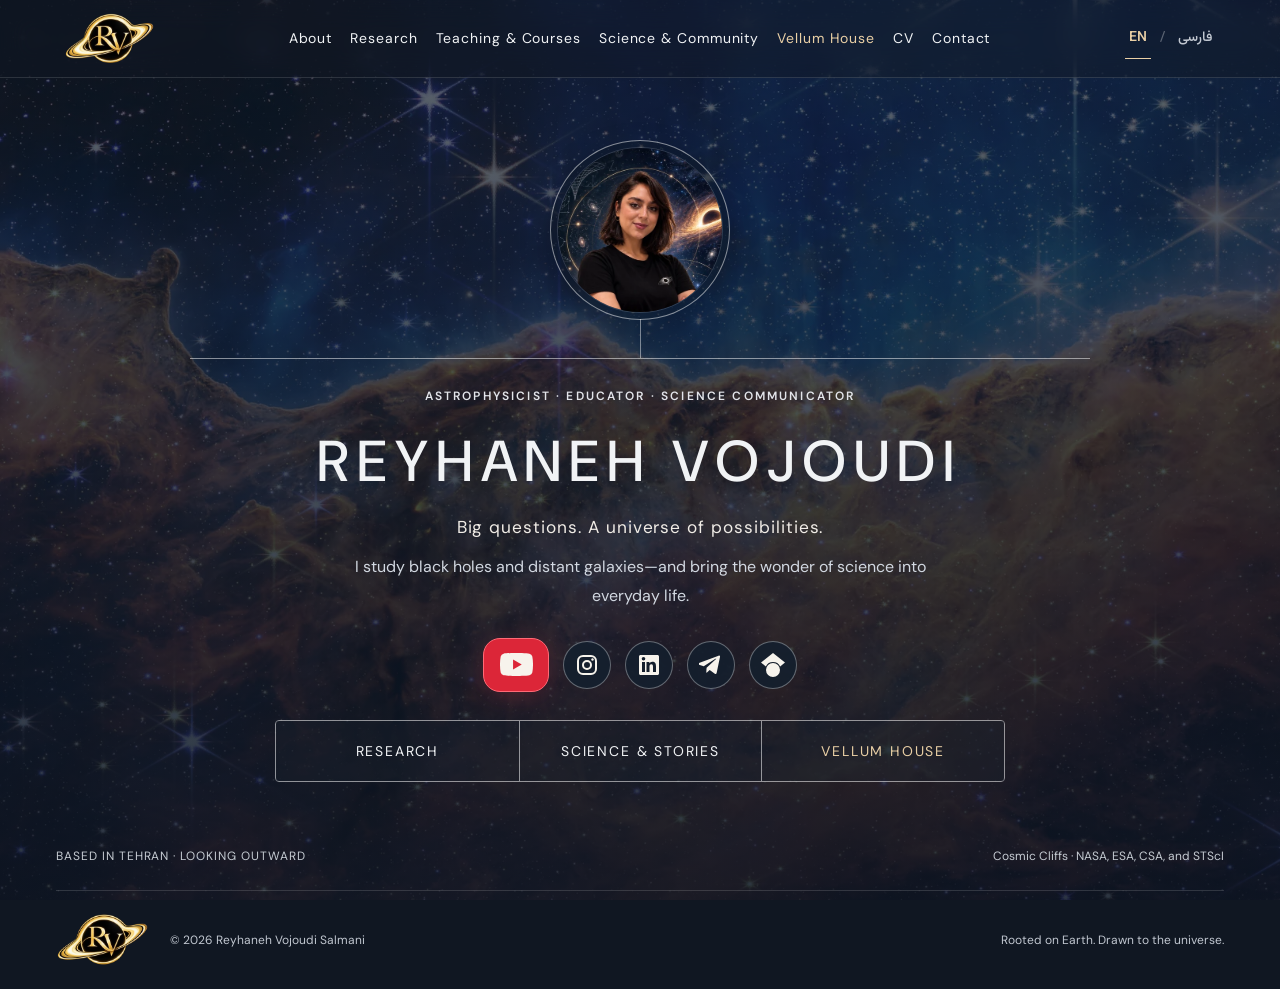
<file: index.html>
<!doctype html>
<html lang="en">
<head>
  <meta charset="utf-8"><meta name="viewport" content="width=device-width,initial-scale=1">
  <title>Reyhaneh Vojoudi</title>
  <meta name="description" content="Explore Reyhaneh Vojoudi Salmani’s research on black holes, quasars, and galaxy evolution, alongside teaching, science videos, FilYc, and TR Book Club.">
  <meta name="theme-color" content="#080f1b">
  <link rel="icon" type="image/png" href="assets/favicon.png">
  <link rel="alternate" hreflang="en" href="index.html">
  <link rel="alternate" hreflang="fa" href="fa.html">
  <link rel="preconnect" href="https://fonts.googleapis.com">
  <link rel="preconnect" href="https://fonts.gstatic.com" crossorigin>
  <link rel="stylesheet" href="https://fonts.googleapis.com/css2?family=DM+Sans:wght@400;450;500;550;600;650;700&family=Manrope:wght@400;500;600;700;800&display=swap">
  <link rel="stylesheet" href="site.css">
  <script src="script.js" defer></script>
  <script src="form-config.js" defer></script>
  <script src="forms.js" defer></script>
</head>
<body>
<a class="skip" href="#main">Skip to content</a>
<header class="site-header">
  <a class="brand" href="#home" aria-label="Reyhaneh Vojoudi home"><img class="brand-logo" src="assets/reyhaneh-logo.webp" alt="RV monogram encircled by a golden black hole accretion disk" width="270" height="270" decoding="async"></a>
<div class="language-switch" role="group" aria-label="Website language" dir="ltr"><a data-language="en" href="index.html" lang="en" hreflang="en" aria-current="true">EN</a><span aria-hidden="true">/</span><a data-language="fa" href="fa.html" lang="fa" hreflang="fa">فارسی</a></div>
  <button class="menu-toggle" aria-expanded="false" aria-controls="navigation">Menu</button>
  <nav id="navigation" aria-label="Main navigation"><a href="#about">About</a><a href="#research">Research</a><a href="#teaching">Teaching &amp; Courses</a><a href="#stories">Science &amp; Community</a><a href="#vellum-house" class="vh-nav">Vellum House</a><a href="assets/Reyhaneh_Vojoudi_CV.pdf" target="_blank" rel="noopener">CV</a><a href="#contact">Contact</a></nav>
</header>
<main id="main">
<div class="view-toolbar wrap" hidden><a href="#home" class="back-home">Home</a><nav class="view-links" aria-label="Section navigation"></nav></div>
<section id="home" class="hero">
  <div class="hero-shade"></div>
  <div class="hero-content wrap">
    <div class="hero-copy">
    <p class="eyebrow">ASTROPHYSICIST · EDUCATOR · SCIENCE COMMUNICATOR</p>
    <h1>Reyhaneh <em>Vojoudi</em></h1>
    <p class="hero-line">Big questions. A universe of possibilities.</p>
    <p class="hero-intro">I study black holes and distant galaxies—and bring the wonder of science into everyday life.</p>
    <div class="hero-socials social-icons" style="flex-wrap:wrap" role="group" aria-label="Find me online"><a class="social-icon social-youtube" href="https://www.youtube.com/@Reyhaneh.Vojoudi" target="_blank" rel="noopener noreferrer" aria-label="Watch my videos on YouTube" title="YouTube"><svg viewBox="0 0 24 24" width="24" height="24" fill="currentColor" aria-hidden="true" focusable="false"><path d="M23.5 6.2a3 3 0 0 0-2.1-2.1C19.5 3.6 12 3.6 12 3.6s-7.5 0-9.4.5A3 3 0 0 0 .5 6.2 31 31 0 0 0 0 12a31 31 0 0 0 .5 5.8 3 3 0 0 0 2.1 2.1c1.9.5 9.4.5 9.4.5s7.5 0 9.4-.5a3 3 0 0 0 2.1-2.1A31 31 0 0 0 24 12a31 31 0 0 0-.5-5.8Z"/><path fill="var(--play-fill, #15202e)" d="m9.5 15.6 6.3-3.6-6.3-3.6Z"/></svg></a><a class="social-icon social-instagram" href="https://www.instagram.com/reysics/" target="_blank" rel="noopener noreferrer" aria-label="Instagram" title="Instagram"><svg viewBox="0 0 24 24" width="24" height="24" fill="currentColor" aria-hidden="true" focusable="false"><rect x="3" y="3" width="18" height="18" rx="5" fill="none" stroke="currentColor" stroke-width="2"/><circle cx="12" cy="12" r="4" fill="none" stroke="currentColor" stroke-width="2"/><circle cx="17.5" cy="6.5" r="1.2"/></svg></a><a class="social-icon social-linkedin" href="https://www.linkedin.com/in/reyhaneh-vojoudi/" target="_blank" rel="noopener noreferrer" aria-label="LinkedIn" title="LinkedIn"><svg viewBox="0 0 24 24" width="24" height="24" fill="currentColor" aria-hidden="true" focusable="false"><path d="M20.45 2H3.55C2.69 2 2 2.68 2 3.52v16.96c0 .84.69 1.52 1.55 1.52h16.9c.86 0 1.55-.68 1.55-1.52V3.52c0-.84-.69-1.52-1.55-1.52ZM8 19H5V9h3v10ZM6.5 7.6a1.8 1.8 0 1 1 0-3.6 1.8 1.8 0 0 1 0 3.6ZM19 19h-3v-5.1c0-1.2 0-2.7-1.65-2.7S12.5 12.5 12.5 13.8V19h-3V9h2.88v1.37h.04A3.16 3.16 0 0 1 15.26 8.8C18.3 8.8 19 10.8 19 13.4V19Z"/></svg></a><a class="social-icon social-telegram" href="https://t.me/Reysics" target="_blank" rel="noopener noreferrer" aria-label="Telegram" title="Telegram"><svg viewBox="0 0 24 24" width="24" height="24" fill="currentColor" aria-hidden="true" focusable="false"><path d="m21.5 3.3-3.6 17c-.27 1.2-.98 1.49-1.98.93l-5.48-4.04-2.64 2.54c-.29.29-.54.54-1.1.54l.39-5.59L17.27 5.4c.44-.39-.1-.61-.68-.22L4 13.11l-5.42-1.69c-1.18-.37-1.2-1.18.25-1.75L20 1.82c.98-.36 1.84.22 1.5 1.48Z" transform="translate(1 1) scale(.93)"/></svg></a><a class="social-icon social-scholar" href="https://scholar.google.com/citations?user=dKFWtnIAAAAJ&amp;hl=en" target="_blank" rel="noopener noreferrer" aria-label="Google Scholar" title="Google Scholar"><svg viewBox="0 0 24 24" width="24" height="24" fill="currentColor" aria-hidden="true" focusable="false"><path d="M12 24a7 7 0 1 1 0-14 7 7 0 0 1 0 14ZM12 0 0 9.5l4.838 3.94A8 8 0 0 1 12 9a8 8 0 0 1 7.162 4.44L24 9.5Z"/></svg></a></div>
    <nav class="hero-paths" aria-label="Explore my work"><a href="#research">Research</a><a href="#stories">Science &amp; Stories</a><a href="#vellum-house">Vellum House</a></nav>
    </div>
    <div class="hero-portrait-frame"><img class="hero-portrait" src="assets/reyhaneh-portrait.webp" alt="Portrait of Reyhaneh Vojoudi" width="480" height="415" decoding="async" fetchpriority="high"></div>
  </div>
  <div class="hero-bottom wrap"><span>BASED IN TEHRAN · LOOKING OUTWARD</span><a href="https://esawebb.org/images/weic2205a/" target="_blank" rel="noopener noreferrer">Cosmic Cliffs · NASA, ESA, CSA, and STScI</a></div>
</section>
<div class="topic-strip" aria-label="Research interests"><span>BLACK HOLES</span><span aria-hidden="true">✧</span><span>GALAXY EVOLUTION</span><span aria-hidden="true">✧</span><span>MACHINE LEARNING</span><span aria-hidden="true">✧</span><span>HUMAN CURIOSITY</span></div>

<section data-view="about" id="about" class="section wrap about-grid">
  <div><p class="eyebrow gold">01 / THE PERSON BEHIND THE QUESTIONS</p><h2>A scientist.<br>A storyteller.<br><em>Always curious.</em></h2></div>
  <div class="about-copy"><p class="lead">Hello, I’m Reyhaneh. You can call me Rey.</p><p>I’m an astrophysics researcher with a master’s degree in Gravity and Cosmology from K. N. Toosi University of Technology. My work connects the physics of black holes and galaxies with the possibilities of machine learning.</p><p>I investigate how we can learn from distant quasars, what early galaxies tell us about our cosmological models, and how AI can help us find meaningful patterns in astronomical data.</p><p>That curiosity travels with me: into the classroom, onto the screen, and into the communities I’m part of. Science, books, and shared experiences all give us new ways to see the world.</p>
  <div class="about-links social-links"><div class="social-icons" role="group" aria-label="Find me online"><a class="social-icon social-youtube" href="https://www.youtube.com/@Reyhaneh.Vojoudi" target="_blank" rel="noopener noreferrer" aria-label="Watch my videos on YouTube" title="YouTube"><svg viewBox="0 0 24 24" width="24" height="24" fill="currentColor" aria-hidden="true" focusable="false"><path d="M23.5 6.2a3 3 0 0 0-2.1-2.1C19.5 3.6 12 3.6 12 3.6s-7.5 0-9.4.5A3 3 0 0 0 .5 6.2 31 31 0 0 0 0 12a31 31 0 0 0 .5 5.8 3 3 0 0 0 2.1 2.1c1.9.5 9.4.5 9.4.5s7.5 0 9.4-.5a3 3 0 0 0 2.1-2.1A31 31 0 0 0 24 12a31 31 0 0 0-.5-5.8Z"/><path fill="var(--play-fill, #15202e)" d="m9.5 15.6 6.3-3.6-6.3-3.6Z"/></svg></a><a class="social-icon social-instagram" href="https://www.instagram.com/reysics/" target="_blank" rel="noopener noreferrer" aria-label="Instagram" title="Instagram"><svg viewBox="0 0 24 24" width="24" height="24" fill="currentColor" aria-hidden="true" focusable="false"><rect x="3" y="3" width="18" height="18" rx="5" fill="none" stroke="currentColor" stroke-width="2"/><circle cx="12" cy="12" r="4" fill="none" stroke="currentColor" stroke-width="2"/><circle cx="17.5" cy="6.5" r="1.2"/></svg></a><a class="social-icon social-linkedin" href="https://www.linkedin.com/in/reyhaneh-vojoudi/" target="_blank" rel="noopener noreferrer" aria-label="LinkedIn" title="LinkedIn"><svg viewBox="0 0 24 24" width="24" height="24" fill="currentColor" aria-hidden="true" focusable="false"><path d="M20.45 2H3.55C2.69 2 2 2.68 2 3.52v16.96c0 .84.69 1.52 1.55 1.52h16.9c.86 0 1.55-.68 1.55-1.52V3.52c0-.84-.69-1.52-1.55-1.52ZM8 19H5V9h3v10ZM6.5 7.6a1.8 1.8 0 1 1 0-3.6 1.8 1.8 0 0 1 0 3.6ZM19 19h-3v-5.1c0-1.2 0-2.7-1.65-2.7S12.5 12.5 12.5 13.8V19h-3V9h2.88v1.37h.04A3.16 3.16 0 0 1 15.26 8.8C18.3 8.8 19 10.8 19 13.4V19Z"/></svg></a><a class="social-icon social-telegram" href="https://t.me/Reysics" target="_blank" rel="noopener noreferrer" aria-label="Telegram" title="Telegram"><svg viewBox="0 0 24 24" width="24" height="24" fill="currentColor" aria-hidden="true" focusable="false"><path d="m21.5 3.3-3.6 17c-.27 1.2-.98 1.49-1.98.93l-5.48-4.04-2.64 2.54c-.29.29-.54.54-1.1.54l.39-5.59L17.27 5.4c.44-.39-.1-.61-.68-.22L4 13.11l-5.42-1.69c-1.18-.37-1.2-1.18.25-1.75L20 1.82c.98-.36 1.84.22 1.5 1.48Z" transform="translate(1 1) scale(.93)"/></svg></a></div><a href="https://scholar.google.com/citations?user=dKFWtnIAAAAJ&amp;hl=en" target="_blank" rel="noopener noreferrer">Google Scholar</a></div></div>
  <div class="credential-row"><div><strong>M.Sc.</strong><span>Gravity & Cosmology<br>K. N. Toosi · 2022</span></div><div><strong>20/20</strong><span>Master’s thesis<br>Primordial black holes as dark matter</span></div><div><strong>Research + AI</strong><span>Quasars, black holes<br>and the early universe</span></div></div>
</section>

<section data-view="research" id="research" class="section research-section"><div class="wrap">
  <div class="section-head"><div><p class="eyebrow gold">02 / EXPLORING THE UNIVERSE</p><h2>Research at the<br><em>edge of what we know.</em></h2></div><p>From the earliest galaxies to the black holes at their hearts, I use physical models and data to ask what the universe is telling us.</p></div>
  <div class="research-grid">
    <article class="research-card"><span class="index">I.</span><h3>Black holes<br>& quasars</h3><p>Investigating the masses and evolution of supermassive black holes, and the luminous quasars that reveal them across cosmic time.</p><span class="card-foot">AGN · LSTM · COSMIC EVOLUTION</span></article>
    <article class="research-card"><span class="index">II.</span><h3>Galaxies in the<br>early universe</h3><p>Testing dark matter halo models against high-redshift JWST observations to better understand how massive galaxies formed so early.</p><span class="card-foot">JWST · DARK MATTER · COSMOLOGY</span></article>
    <article class="research-card"><span class="index">III.</span><h3>AI meets<br>astronomy</h3><p>Developing machine-learning approaches to identify bright quasars in Euclid deep-field data, including work with autoencoders.</p><span class="card-foot">EUCLID · PYTHON · MACHINE LEARNING</span></article>
  </div>
  <div id="publications" class="publications-head"><h3>Selected publications & ongoing work</h3><div class="filters" role="group" aria-label="Filter publications"><button class="active" data-filter="all" aria-pressed="true">All work</button><button data-filter="published" aria-pressed="false">Published</button><button data-filter="progress" aria-pressed="false">In progress</button></div></div>
  <div class="papers">
  <article class="paper" data-status="published"><div class="paper-meta"><span>2025</span><span class="badge">Published</span></div><div><p class="journal">PHYSICAL REVIEW D · 112, 123503</p><h4>High-redshift Galaxies from JWST Observations in More Realistic Dark Matter Halo Models</h4><p class="authors">S. Fakhry, <strong>R. Vojoudi Salmani</strong> & J. T. Firouzjaee</p><p>Exploring how more realistic halo-collapse physics can reduce the apparent tension between early JWST galaxies and cosmological predictions.</p><div class="paper-links"><a href="https://doi.org/10.1103/9cmb-kf3x" target="_blank" rel="noopener noreferrer">Journal article</a><a href="https://arxiv.org/abs/2507.23742" target="_blank" rel="noopener noreferrer">Read on arXiv</a></div></div></article>
  <article class="paper" data-status="published"><div class="paper-meta"><span>2023</span><span class="badge">Published</span></div><div><p class="journal">THE ASTROPHYSICAL JOURNAL · 954, 164</p><h4>Modeling the Central Supermassive Black Hole Mass of Quasars via the LSTM Approach</h4><p class="authors">S. S. Tabasi, <strong>R. Vojoudi Salmani</strong>, P. Khaliliyan & J. T. Firouzjaee</p><p>Using deep learning to model the relationship between quasar black hole masses and redshift, and comparing the predictions with observations.</p><div class="paper-links"><a href="https://doi.org/10.3847/1538-4357/ace03f" target="_blank" rel="noopener noreferrer">Journal article</a><a href="https://arxiv.org/abs/2301.01459" target="_blank" rel="noopener noreferrer">Read on arXiv</a></div></div></article>
  <article class="paper" data-status="progress"><div class="paper-meta"><span>2026</span><span class="badge progress">Under review</span></div><div><p class="journal">UNDER REVIEW · PHYSICAL REVIEW D</p><h4>Poisson Fluctuations from Supermassive Primordial Black Holes in Mass-Energy Cascade Models: Implications for High-redshift JWST Galaxies</h4><p class="authors"><strong>R. Vojoudi Salmani</strong> &amp; S. Fakhry</p><div class="paper-links"><a href="https://scholar.google.com/citations?view_op=view_citation&amp;hl=en&amp;user=dKFWtnIAAAAJ&amp;citation_for_view=dKFWtnIAAAAJ:qjMakFHDy7sC" target="_blank" rel="noopener noreferrer">View on Google Scholar</a></div></div></article>
  <article class="paper" data-status="progress"><div class="paper-meta"><span>2026</span><span class="badge progress">Submitted</span></div><div><p class="journal">SUBMITTED TO PHYSICAL REVIEW D · JUNE 2026</p><h4>Supermassive Black Hole Mass Evolution as a Stochastic Markov Process: A Unified Machine-Learning and Analytical Framework for High-Redshift Quasars</h4><p class="authors">P. Khaliliyan, <strong>R. Vojoudi Salmani</strong> & J. T. Firouzjaee</p><p>Connecting stochastic modeling, analytical approaches, and machine learning to investigate black hole mass evolution.</p></div></article>
  <article class="paper" data-status="progress"><div class="paper-meta"><span>Ongoing</span><span class="badge progress">In preparation</span></div><div><p class="journal">EUCLID DEEP FIELD SOUTH</p><h4>Identification of Bright Quasars in E-DFS Using Autoencoders</h4><p class="authors"><strong>R. Vojoudi Salmani</strong>, M. Berahman & S. Ansarifard</p><p>Developing an AI-assisted approach to bright-quasar identification in Euclid data.</p></div></article>
  </div><p class="small publication-note">Published articles link to their journal and preprint records. Submission, review, and preparation statuses follow my 2026 CV and subsequent updates.</p>
</div></section>




<section data-view="research" id="journey" class="section wrap">
  <div class="section-head"><div><p class="eyebrow gold">03 / EXPERIENCE & ACHIEVEMENTS</p><h2>Built on questions.<br><em>Shaped by doing.</em></h2></div><p>Research, education, and a long-running habit of following an interesting problem wherever it leads.</p></div>
  <div class="journey-grid"><div><h3 class="minor-heading">Research journey</h3><ol class="timeline"><li><span>2025–PRESENT</span><h4>Institute for Research in Fundamental Sciences</h4><p>Research assistant · Bright-quasar identification in Euclid deep fields using AI.</p></li><li><span>2024–PRESENT</span><h4>K. N. Toosi University of Technology</h4><p>Research assistant · JWST high-redshift galaxies and data-driven quasar modeling.</p></li><li><span>2023–2024</span><h4>Research collaboration</h4><p>Spherical domain wall collapse with Dr. Nima Khosravi.</p></li><li><span>2021–2023</span><h4>Physics Data and Astronomy Technology Laboratory</h4><p>Research assistant · Active galactic nuclei, supermassive black holes, and primordial black holes.</p></li><li><span>2016–2022</span><h4>B.Sc. Physics · M.Sc. Gravity & Cosmology</h4><p>K. N. Toosi University of Technology. Undergraduate work on analogue black holes; master’s research on primordial black holes as dark matter.</p></li></ol></div>
  <div id="achievements" class="achievement-panel"><h3 class="minor-heading">Selected milestones</h3><div class="milestone"><span>2025</span><h4>English-language teaching certification</h4><p>Texas Tech University · Valid 2025–2030.</p></div><div class="milestone"><span>2024</span><h4>Mentoring the next generation</h4><p>Mentored a six-student PYPT team to a silver medal; four students qualified for Iran’s national team.</p></div><div class="milestone"><span>2022</span><h4>First-class master’s honors</h4><p>Top-student recognition and an excellent thesis grade of 20/20.</p></div><div class="milestone"><span>2014</span><h4>Young Physicist of Iran</h4><p>PYPT bronze medal and qualification for Iran’s national team.</p></div><div class="milestone"><span>2012 & 2014</span><h4>Best research project awards</h4><p>Tebyan National Student Research Festival: laser communication and “Hearing the Light.”</p></div></div></div>
  <div id="skills" class="skills-panel"><div><p class="eyebrow gold">THE TOOLKIT</p><h3>Ideas into investigation.</h3></div><div><h4>Computation & research</h4><div class="tags"><span>Python</span><span>Machine learning</span><span>LSTM</span><span>Autoencoders</span><span>C++</span><span>Wolfram Mathematica</span><span>LaTeX</span></div><h4>Languages & communication</h4><p>Persian · Native &nbsp; / &nbsp; English · C1, TOEFL 108 &nbsp; / &nbsp; German · C1</p><p class="small">Also learning French, Italian, and Arabic. Workshop familiarity with CAMB and CosmoMC.</p></div></div>
</section>

<section data-view="teaching" id="teaching" class="section teaching-section"><div class="wrap teaching-grid"><div><p class="eyebrow gold">04 / TEACHING & MENTORSHIP</p><h2>The best lesson<br>starts with<br><em>“What if?”</em></h2><p class="lead">Physics becomes memorable when students get to think like physicists.</p><p>My teaching spans English-language school physics and mathematics, postgraduate teaching assistance, and research-based tournament mentoring.</p><a class="text-link" href="#contact" data-enquiry="collaboration" aria-haspopup="dialog">Discuss teaching or a science event</a></div><div id="teaching-approach" class="teaching-list"><article><span>01</span><div><h3>From foundations to big ideas</h3><p>A-Level, IGCSE, and O-Level physics and mathematics. Lecturer and head of department at Glocal College, and lecturer at Hakim International School. Additional teaching experience includes Cambridge School, Nikoo International School, Dr. Hesabi School, Day Bilingual School and Aabsal Smart High School, among others.</p></div></article><article><span>02</span><div><h3>University-level physics</h3><p>Teaching assistant for master’s courses in General Relativity and Cosmology at K. N. Toosi University of Technology.</p></div></article><article><span>03</span><div><h3>Learning through investigation</h3><p>Mentorship for young physicists and service as a jury member for the Persian Young Physicists’ and Young Naturalists’ tournaments.</p></div></article><article><span>04</span><div><h3>Education beyond the classroom</h3><p>Former Academic Dean at Iranian Cambridge School, supporting curriculum and teacher development. Scientific translation and editing, including work on Frank Wilczek’s <em>Fundamentals: Ten Keys to Reality</em>.</p></div></article><article><span>05</span><div><h3>German teaching &amp; educational supervision</h3><p>Head Teacher and Educational Supervisor for German at Melal Language Academy, Tehran · August 2018–January 2021.</p></div></article><article><span>06</span><div><h3>English &amp; German language teaching</h3><p>Part-time English and German teacher at language academies in Tehran · January 2015–January 2021. Institutions included Melal, Zaban Aval, Farsian, Pardisan, Iran Jahan, and Pep Talk.</p></div></article></div></div><div id="teaching-consultation" class="teaching-enquiry"><h3>Let’s find the right starting point.</h3><p>I teach Physics, Mathematics, English and German online. An initial assessment and consultation helps us understand your current level, goals and learning needs, and discuss a suitable way forward.</p><p>Complete the short enquiry form with your chosen subject, current level and learning goal. All classes take place online.</p><a class="button primary" href="#contact" data-enquiry="teaching" aria-haspopup="dialog">Request an assessment &amp; consultation</a><p class="small">Session timing and details are confirmed by email.</p></div></section>

<section data-view="science" id="stories" class="section wrap">
  <div class="section-head"><div><p class="eyebrow gold">05 / SCIENCE, OUT LOUD</p><h2>The universe is<br><em>for everyone.</em></h2></div><div><p>Black holes, big questions, and life as a researcher. I share the science—and the person doing it—through videos and conversations.</p><a class="text-link" href="https://www.youtube.com/@Reyhaneh.Vojoudi" target="_blank" rel="noopener noreferrer">Explore my YouTube channel</a></div></div>
  <div class="video-grid"><article class="video-card"><div class="video-cover"><span class="video-number">01</span><span class="video-topic">A day<br><em>at IPM.</em></span><a class="play-link" href="https://www.youtube.com/shorts/glXb25Dxljo" target="_blank" rel="noopener noreferrer" aria-label="Watch A Day in My Life as an Astrophysics Researcher at IPM on YouTube"><span aria-hidden="true">▶</span> Watch on YouTube</a></div><div class="video-copy"><p class="eyebrow">RESEARCH DIARY</p><h3>A day in my life as an astrophysics researcher</h3><p>A glimpse into the work behind the questions.</p></div></article><article class="video-card"><div class="video-cover alternate"><span class="video-number">02</span><span class="video-topic">AI meets<br><em>the cosmos.</em></span><a class="play-link" href="https://www.youtube.com/shorts/L6ygVf3vVf4" target="_blank" rel="noopener noreferrer" aria-label="Watch Can AI understand the universe better than us on YouTube"><span aria-hidden="true">▶</span> Watch on YouTube</a></div><div class="video-copy"><p class="eyebrow">ASTRONOMY & ARTIFICIAL INTELLIGENCE</p><h3>Can AI understand the universe better than us?</h3><p>A question at the intersection of my research interests.</p></div></article></div>
  <div class="instagram-bar"><p>More questions. More conversations. More everyday science.</p><a href="https://www.instagram.com/reysics/" target="_blank" rel="noopener noreferrer">Find me on Instagram · @reysics</a></div>
</section>

<section data-view="science" id="beyond" class="section beyond-section"><div class="wrap"><p class="eyebrow gold">06 / MY OTHER WORLDS</p><div class="section-head"><h2>Curiosity doesn’t<br><em>stay in the lab.</em></h2><p>Some of my favorite explorations happen through stories, shared experiences, and the people they bring together.</p></div><div class="worlds-grid"><article id="filyc" class="world-card filyc"><div class="world-top"><span>FILM · PHYSICS · CONVERSATION</span><span aria-hidden="true">✧</span></div><h3>FilYc<span>.</span></h3><h4>Great films.<br>Real physics.</h4><p>FilYc brings film and physics into the same conversation. We watch movies together, then explore the real science behind their worlds—from the ideas that hold up to the imaginative leaps that make us ask “what if?”</p><a class="button outline" href="https://www.instagram.com/the_filyc/" target="_blank" rel="noopener noreferrer">Explore FilYc</a><span class="world-handle">@the_filyc</span></article><article id="tr-bookclub" class="world-card tr"><div class="world-top"><span>BOOKS · CULTURE · CONVERSATION</span><span aria-hidden="true">✧</span></div><h3>TR<span>.</span></h3><h4>Between the pages,<br>we find each other.</h4><p>Textual Relations is a space for books, cultural experiences, and meaningful connection. Come for a story; stay for the conversations—and the people—it brings into your life.</p><a class="button outline" href="https://www.instagram.com/tr.bookclub/" target="_blank" rel="noopener noreferrer">Explore TR Book Club</a><span class="world-handle">@tr.bookclub</span></article></div></div></section>

<section data-view="business" id="vellum-house" class="section vh-section">
<div class="wrap">
  <div class="vh-heading"><div class="vh-monogram" aria-hidden="true">VH</div><p class="eyebrow gold">PRIVATE ACADEMIC MANAGEMENT</p><h2>Vellum House</h2><p class="vh-tagline">An education built around the student.</p><p>Vellum House brings the full academic journey under one coordinated plan—from the classroom to university applications and beyond.</p></div>
  <div class="vh-intro"><div><p class="eyebrow gold">ONE STUDENT. ONE CONTINUOUS PLAN.</p><h3>Every decision,<br>part of a bigger picture.</h3></div><div><p>Vellum House is a private academic management office for students and families who want continuity across teaching, curriculum choices, personal development, and admissions.</p><p>Specialist instruction, a tailored roadmap, and regular evaluation work together. Families receive a clear monthly picture of progress, while each next step is planned around the student’s goals, strengths, and ambitions.</p></div></div>
  <div id="vh-services" class="vh-services"><article><p class="eyebrow gold">01 / ACADEMIC DIRECTION</p><h3>A deliberate pathway</h3><p>Assessment and long-term planning across IGCSE, A Level, IB, SAT, and AP, with private instruction aligned to the student’s roadmap.</p></article><article><p class="eyebrow gold">02 / PROFILE &amp; ADMISSIONS</p><h3>Preparation with purpose</h3><p>Research, competitions, and leadership experiences, followed by university selection, applications, essays, and interview preparation.</p></article><article><p class="eyebrow gold">03 / CONTINUITY &amp; SUPPORT</p><h3>The whole journey</h3><p>Monthly evaluation and family reporting, plus support for university coursework strategy, research direction, and graduate applications.</p></article></div>
  <div id="vh-roadmap" class="vh-roadmap"><h3>From first assessment to the next chapter.</h3><ol><li><span>01</span>Assessment</li><li><span>02</span>Personal roadmap</li><li><span>03</span>Private instruction</li><li><span>04</span>Monthly review</li><li><span>05</span>University strategy</li><li><span>06</span>Application preparation</li></ol></div>
  <div id="vh-consultation" class="vh-consultation"><p class="eyebrow gold">BY CONSULTATION ONLY</p><h3>Start with a conversation.</h3><p>Every plan begins with the student. A private consultation is the first step in understanding your goals and deciding whether Vellum House is the right fit.</p><p>Use the short enquiry form to share the student’s education stage, goals and any important deadlines. If enquiring for someone else, please mention your relationship.</p><div class="actions"><a class="button primary" href="#contact" data-enquiry="vellum" aria-haspopup="dialog">Enquire about a consultation</a><a class="button outline" href="assets/Vellum_House_Brochure.pdf" target="_blank" rel="noopener">Read the brochure (PDF)</a></div></div>
</div></section>

<section data-view="contact" id="contact" class="section wrap contact-section"><p class="eyebrow gold">07 / START A CONVERSATION</p><h2>Have a question?<br><em>I like those.</em></h2><p>Research collaborations, teaching, science communication,<br class="desktop-break"> or an idea that deserves a conversation.</p><a class="contact-email" href="#contact" data-enquiry="general" aria-haspopup="dialog">Send an enquiry</a><div class="contact-links social-links"><div class="social-icons" style="flex-wrap:wrap" role="group" aria-label="Find me online"><a class="social-icon social-youtube" href="https://www.youtube.com/@Reyhaneh.Vojoudi" target="_blank" rel="noopener noreferrer" aria-label="Watch my videos on YouTube" title="YouTube"><svg viewBox="0 0 24 24" width="24" height="24" fill="currentColor" aria-hidden="true" focusable="false"><path d="M23.5 6.2a3 3 0 0 0-2.1-2.1C19.5 3.6 12 3.6 12 3.6s-7.5 0-9.4.5A3 3 0 0 0 .5 6.2 31 31 0 0 0 0 12a31 31 0 0 0 .5 5.8 3 3 0 0 0 2.1 2.1c1.9.5 9.4.5 9.4.5s7.5 0 9.4-.5a3 3 0 0 0 2.1-2.1A31 31 0 0 0 24 12a31 31 0 0 0-.5-5.8Z"/><path fill="var(--play-fill, #15202e)" d="m9.5 15.6 6.3-3.6-6.3-3.6Z"/></svg></a><a class="social-icon social-instagram" href="https://www.instagram.com/reysics/" target="_blank" rel="noopener noreferrer" aria-label="Instagram" title="Instagram"><svg viewBox="0 0 24 24" width="24" height="24" fill="currentColor" aria-hidden="true" focusable="false"><rect x="3" y="3" width="18" height="18" rx="5" fill="none" stroke="currentColor" stroke-width="2"/><circle cx="12" cy="12" r="4" fill="none" stroke="currentColor" stroke-width="2"/><circle cx="17.5" cy="6.5" r="1.2"/></svg></a><a class="social-icon social-linkedin" href="https://www.linkedin.com/in/reyhaneh-vojoudi/" target="_blank" rel="noopener noreferrer" aria-label="LinkedIn" title="LinkedIn"><svg viewBox="0 0 24 24" width="24" height="24" fill="currentColor" aria-hidden="true" focusable="false"><path d="M20.45 2H3.55C2.69 2 2 2.68 2 3.52v16.96c0 .84.69 1.52 1.55 1.52h16.9c.86 0 1.55-.68 1.55-1.52V3.52c0-.84-.69-1.52-1.55-1.52ZM8 19H5V9h3v10ZM6.5 7.6a1.8 1.8 0 1 1 0-3.6 1.8 1.8 0 0 1 0 3.6ZM19 19h-3v-5.1c0-1.2 0-2.7-1.65-2.7S12.5 12.5 12.5 13.8V19h-3V9h2.88v1.37h.04A3.16 3.16 0 0 1 15.26 8.8C18.3 8.8 19 10.8 19 13.4V19Z"/></svg></a><a class="social-icon social-telegram" href="https://t.me/Reysics" target="_blank" rel="noopener noreferrer" aria-label="Telegram" title="Telegram"><svg viewBox="0 0 24 24" width="24" height="24" fill="currentColor" aria-hidden="true" focusable="false"><path d="m21.5 3.3-3.6 17c-.27 1.2-.98 1.49-1.98.93l-5.48-4.04-2.64 2.54c-.29.29-.54.54-1.1.54l.39-5.59L17.27 5.4c.44-.39-.1-.61-.68-.22L4 13.11l-5.42-1.69c-1.18-.37-1.2-1.18.25-1.75L20 1.82c.98-.36 1.84.22 1.5 1.48Z" transform="translate(1 1) scale(.93)"/></svg></a><a class="social-icon social-scholar" href="https://scholar.google.com/citations?user=dKFWtnIAAAAJ&amp;hl=en" target="_blank" rel="noopener noreferrer" aria-label="Google Scholar" title="Google Scholar"><svg viewBox="0 0 24 24" width="24" height="24" fill="currentColor" aria-hidden="true" focusable="false"><path d="M12 24a7 7 0 1 1 0-14 7 7 0 0 1 0 14ZM12 0 0 9.5l4.838 3.94A8 8 0 0 1 12 9a8 8 0 0 1 7.162 4.44L24 9.5Z"/></svg></a></div></div></section>
</main>
<footer class="wrap"><div><a class="brand" href="#home" aria-label="Reyhaneh Vojoudi home"><img class="brand-logo" src="assets/reyhaneh-logo.webp" alt="RV monogram encircled by a golden black hole accretion disk" width="270" height="270" decoding="async"></a><span>© 2026 Reyhaneh Vojoudi Salmani</span></div><p>Rooted on Earth. Drawn to the universe.</p><details class="credits"><summary>Image & academic credits</summary><p>Hero: Cosmic Cliffs, NGC 3324, observed by JWST/NIRCam. Credit: NASA, ESA, CSA, and STScI. Image cropped and darkened for presentation. <a href="https://esawebb.org/images/weic2205a/" target="_blank" rel="noopener noreferrer">Original image</a> · <a href="https://creativecommons.org/licenses/by/4.0/" target="_blank" rel="noopener noreferrer">CC BY 4.0</a>.</p><p>Education, appointments, awards, skills, and work-in-progress details follow my 2026 CV and subsequent updates. Published research links to original journal and arXiv records.</p></details></footer>
<noscript><p style="text-align:center">Please enable JavaScript to use the enquiry form.</p></noscript>
</body></html>
</file>
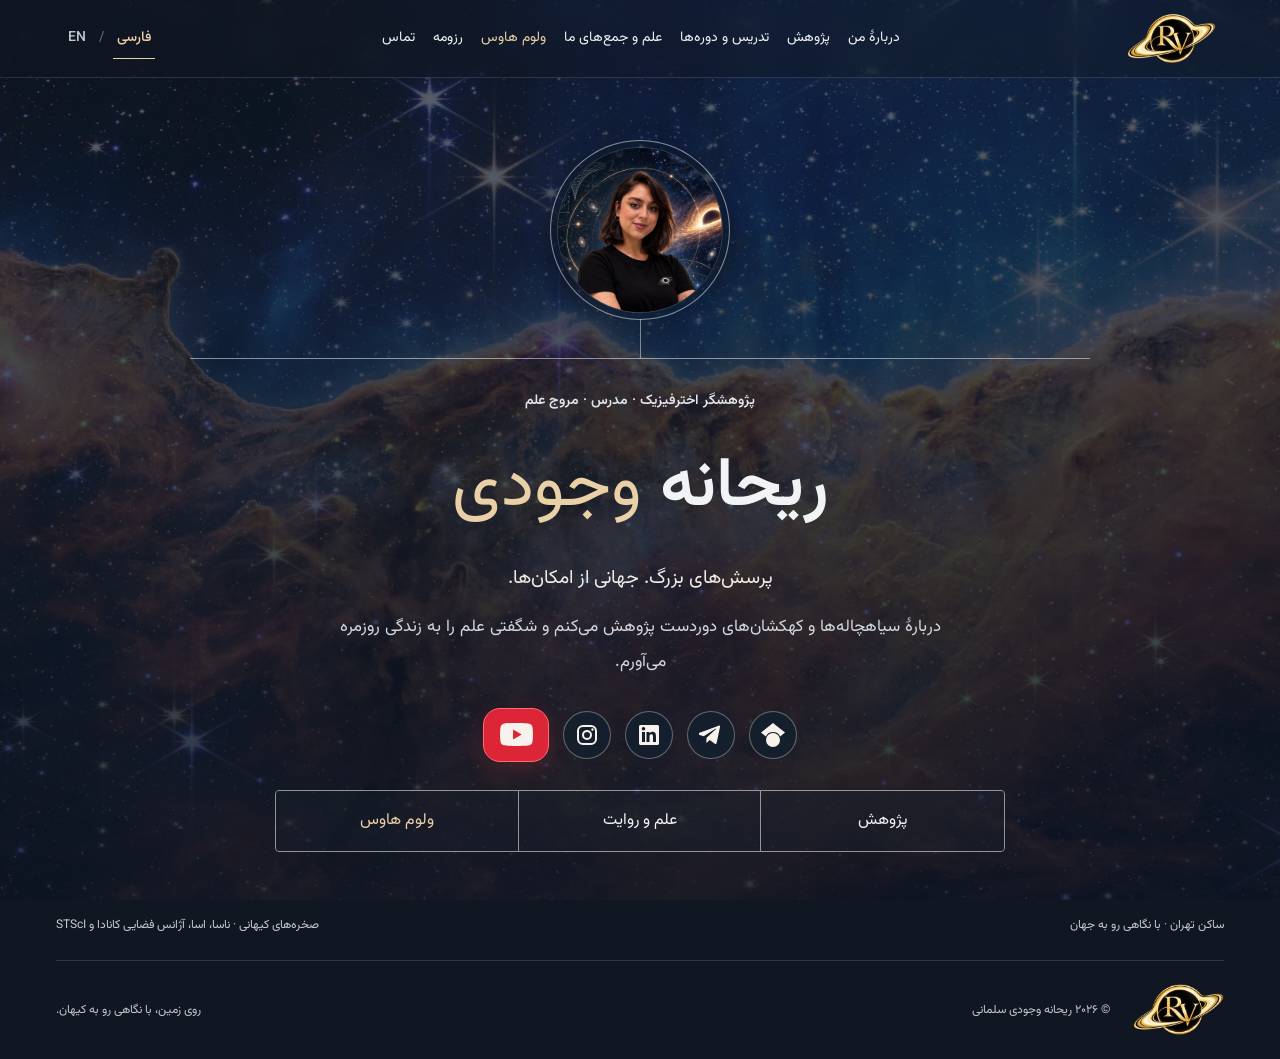
<file: fa.html>
<!doctype html>
<html lang="fa" dir="rtl">
<head>
  <meta charset="utf-8"><meta name="viewport" content="width=device-width,initial-scale=1">
  <title>Reyhaneh Vojoudi</title>
  <meta name="description" content="وب‌سایت ریحانه وجودی؛ پژوهش در اخترفیزیک، سیاهچاله‌ها و کیهان‌شناسی، تدریس و ترویج علم، FilYc، باشگاه کتاب TR و ولوم هاوس.">
  <meta name="theme-color" content="#080f1b">
  <link rel="icon" type="image/png" href="assets/favicon.png">
  <link rel="alternate" hreflang="en" href="index.html">
  <link rel="alternate" hreflang="fa" href="fa.html">
  <link rel="preconnect" href="https://fonts.googleapis.com">
  <link rel="preconnect" href="https://fonts.gstatic.com" crossorigin>
  <link rel="stylesheet" href="https://fonts.googleapis.com/css2?family=DM+Sans:wght@400;450;500;550;600;650;700&family=Manrope:wght@400;500;600;700;800&display=swap">
  <link rel="stylesheet" href="site.css">
  <script src="script.js" defer></script>
  <script src="form-config.js" defer></script>
  <script src="forms.js" defer></script>
<link rel="preload" href="assets/fonts/Vazirmatn.woff2" as="font" type="font/woff2" crossorigin>
</head>
<body>
<a class="skip" href="#main">رفتن به محتوای اصلی</a>
<header class="site-header">
  <a class="brand" href="#home" aria-label="ریحانه وجودی؛ صفحهٔ اصلی"><img class="brand-logo" src="assets/reyhaneh-logo.webp" alt="نشان ریحانه وجودی با قرص برافزایشی طلایی سیاهچاله" width="270" height="270" decoding="async"></a>
<div class="language-switch" role="group" aria-label="زبان وب‌سایت" dir="ltr"><a data-language="en" href="index.html" lang="en" hreflang="en">EN</a><span aria-hidden="true">/</span><a data-language="fa" href="fa.html" lang="fa" hreflang="fa" aria-current="true">فارسی</a></div>
  <button class="menu-toggle" aria-expanded="false" aria-controls="navigation">منو</button>
  <nav id="navigation" aria-label="منوی اصلی"><a href="#about">دربارهٔ من</a><a href="#research">پژوهش</a><a href="#teaching">تدریس و دوره‌ها</a><a href="#stories">علم و جمع‌های ما</a><a href="#vellum-house" class="vh-nav">ولوم هاوس</a><a href="assets/Reyhaneh_Vojoudi_CV.pdf" target="_blank" rel="noopener">رزومه</a><a href="#contact">تماس</a></nav>
</header>
<main id="main">
<div class="view-toolbar wrap" hidden><a href="#home" class="back-home">خانه</a><nav class="view-links" aria-label="بخش‌های این صفحه"></nav></div>
<section id="home" class="hero">
  <div class="hero-shade"></div>
  <div class="hero-content wrap">
    <div class="hero-copy">
    <p class="eyebrow">پژوهشگر اخترفیزیک · مدرس · مروج علم</p>
    <h1>ریحانه <em>وجودی</em></h1>
    <p class="hero-line">پرسش‌های بزرگ. جهانی از امکان‌ها.</p>
    <p class="hero-intro">دربارهٔ سیاهچاله‌ها و کهکشان‌های دوردست پژوهش می‌کنم و شگفتی علم را به زندگی روزمره می‌آورم.</p>
    <div class="hero-socials social-icons" style="flex-wrap:wrap" role="group" aria-label="شبکه‌های اجتماعی"><a class="social-icon social-youtube" href="https://www.youtube.com/@Reyhaneh.Vojoudi" target="_blank" rel="noopener noreferrer" aria-label="تماشای ویدئوها در یوتیوب" title="YouTube"><svg viewBox="0 0 24 24" width="24" height="24" fill="currentColor" aria-hidden="true" focusable="false"><path d="M23.5 6.2a3 3 0 0 0-2.1-2.1C19.5 3.6 12 3.6 12 3.6s-7.5 0-9.4.5A3 3 0 0 0 .5 6.2 31 31 0 0 0 0 12a31 31 0 0 0 .5 5.8 3 3 0 0 0 2.1 2.1c1.9.5 9.4.5 9.4.5s7.5 0 9.4-.5a3 3 0 0 0 2.1-2.1A31 31 0 0 0 24 12a31 31 0 0 0-.5-5.8Z"/><path fill="var(--play-fill, #15202e)" d="m9.5 15.6 6.3-3.6-6.3-3.6Z"/></svg></a><a class="social-icon social-instagram" href="https://www.instagram.com/reysics/" target="_blank" rel="noopener noreferrer" aria-label="Instagram" title="Instagram"><svg viewBox="0 0 24 24" width="24" height="24" fill="currentColor" aria-hidden="true" focusable="false"><rect x="3" y="3" width="18" height="18" rx="5" fill="none" stroke="currentColor" stroke-width="2"/><circle cx="12" cy="12" r="4" fill="none" stroke="currentColor" stroke-width="2"/><circle cx="17.5" cy="6.5" r="1.2"/></svg></a><a class="social-icon social-linkedin" href="https://www.linkedin.com/in/reyhaneh-vojoudi/" target="_blank" rel="noopener noreferrer" aria-label="LinkedIn" title="LinkedIn"><svg viewBox="0 0 24 24" width="24" height="24" fill="currentColor" aria-hidden="true" focusable="false"><path d="M20.45 2H3.55C2.69 2 2 2.68 2 3.52v16.96c0 .84.69 1.52 1.55 1.52h16.9c.86 0 1.55-.68 1.55-1.52V3.52c0-.84-.69-1.52-1.55-1.52ZM8 19H5V9h3v10ZM6.5 7.6a1.8 1.8 0 1 1 0-3.6 1.8 1.8 0 0 1 0 3.6ZM19 19h-3v-5.1c0-1.2 0-2.7-1.65-2.7S12.5 12.5 12.5 13.8V19h-3V9h2.88v1.37h.04A3.16 3.16 0 0 1 15.26 8.8C18.3 8.8 19 10.8 19 13.4V19Z"/></svg></a><a class="social-icon social-telegram" href="https://t.me/Reysics" target="_blank" rel="noopener noreferrer" aria-label="Telegram" title="Telegram"><svg viewBox="0 0 24 24" width="24" height="24" fill="currentColor" aria-hidden="true" focusable="false"><path d="m21.5 3.3-3.6 17c-.27 1.2-.98 1.49-1.98.93l-5.48-4.04-2.64 2.54c-.29.29-.54.54-1.1.54l.39-5.59L17.27 5.4c.44-.39-.1-.61-.68-.22L4 13.11l-5.42-1.69c-1.18-.37-1.2-1.18.25-1.75L20 1.82c.98-.36 1.84.22 1.5 1.48Z" transform="translate(1 1) scale(.93)"/></svg></a><a class="social-icon social-scholar" href="https://scholar.google.com/citations?user=dKFWtnIAAAAJ&amp;hl=en" target="_blank" rel="noopener noreferrer" aria-label="گوگل اسکالر" title="گوگل اسکالر"><svg viewBox="0 0 24 24" width="24" height="24" fill="currentColor" aria-hidden="true" focusable="false"><path d="M12 24a7 7 0 1 1 0-14 7 7 0 0 1 0 14ZM12 0 0 9.5l4.838 3.94A8 8 0 0 1 12 9a8 8 0 0 1 7.162 4.44L24 9.5Z"/></svg></a></div>
    <nav class="hero-paths" aria-label="آشنایی با فعالیت‌های من"><a href="#research">پژوهش</a><a href="#stories">علم و روایت</a><a href="#vellum-house">ولوم هاوس</a></nav>
    </div>
    <div class="hero-portrait-frame"><img class="hero-portrait" src="assets/reyhaneh-portrait.webp" alt="چهرهٔ ریحانه وجودی" width="480" height="415" decoding="async" fetchpriority="high"></div>
  </div>
  <div class="hero-bottom wrap"><span>ساکن تهران · با نگاهی رو به جهان</span><a href="https://esawebb.org/images/weic2205a/" target="_blank" rel="noopener noreferrer">صخره‌های کیهانی · ناسا، اسا، آژانس فضایی کانادا و STScI</a></div>
</section>
<div class="topic-strip" aria-label="Research interests"><span>سیاهچاله‌ها</span><span aria-hidden="true">✧</span><span>تحول کهکشان‌ها</span><span aria-hidden="true">✧</span><span>یادگیری ماشین</span><span aria-hidden="true">✧</span><span>کنجکاوی انسان</span></div>

<section data-view="about" id="about" class="section wrap about-grid">
  <div><p class="eyebrow gold">۰۱ / دربارهٔ من</p><h2>پژوهشگر.<br>راوی.<br><em>همیشه کنجکاو.</em></h2></div>
  <div class="about-copy"><p class="lead">سلام، من ریحانه‌ام. می‌توانید رِی صدایم کنید.</p><p>پژوهشگر اخترفیزیک هستم و در رشتهٔ گرانش و کیهان‌شناسی از دانشگاه صنعتی خواجه نصیرالدین طوسی کارشناسی ارشد گرفته‌ام. در پژوهش‌هایم، برای مطالعهٔ سیاهچاله‌ها و کهکشان‌ها از مدل‌های فیزیکی و روش‌های یادگیری ماشین استفاده می‌کنم.</p><p>بررسی می‌کنم که از اختروش‌های دوردست چه می‌توان آموخت، کهکشان‌های آغازین چه چیزی دربارهٔ مدل‌های کیهان‌شناسی به ما می‌گویند و هوش مصنوعی چگونه می‌تواند الگوهای معنادار را در داده‌های نجومی پیدا کند.</p><p>این کنجکاوی همه‌جا همراهم است: در کلاس درس، جلوی دوربین و در جمع‌هایی که بخشی از آن‌ها هستم. علم، کتاب‌ها و تجربه‌های مشترک، هر کدام راه تازه‌ای برای دیدن جهان پیش رویم می‌گذارند.</p>
  <div class="about-links social-links"><div class="social-icons" role="group" aria-label="شبکه‌های اجتماعی"><a class="social-icon social-youtube" href="https://www.youtube.com/@Reyhaneh.Vojoudi" target="_blank" rel="noopener noreferrer" aria-label="تماشای ویدئوها در یوتیوب" title="YouTube"><svg viewBox="0 0 24 24" width="24" height="24" fill="currentColor" aria-hidden="true" focusable="false"><path d="M23.5 6.2a3 3 0 0 0-2.1-2.1C19.5 3.6 12 3.6 12 3.6s-7.5 0-9.4.5A3 3 0 0 0 .5 6.2 31 31 0 0 0 0 12a31 31 0 0 0 .5 5.8 3 3 0 0 0 2.1 2.1c1.9.5 9.4.5 9.4.5s7.5 0 9.4-.5a3 3 0 0 0 2.1-2.1A31 31 0 0 0 24 12a31 31 0 0 0-.5-5.8Z"/><path fill="var(--play-fill, #15202e)" d="m9.5 15.6 6.3-3.6-6.3-3.6Z"/></svg></a><a class="social-icon social-instagram" href="https://www.instagram.com/reysics/" target="_blank" rel="noopener noreferrer" aria-label="Instagram" title="Instagram"><svg viewBox="0 0 24 24" width="24" height="24" fill="currentColor" aria-hidden="true" focusable="false"><rect x="3" y="3" width="18" height="18" rx="5" fill="none" stroke="currentColor" stroke-width="2"/><circle cx="12" cy="12" r="4" fill="none" stroke="currentColor" stroke-width="2"/><circle cx="17.5" cy="6.5" r="1.2"/></svg></a><a class="social-icon social-linkedin" href="https://www.linkedin.com/in/reyhaneh-vojoudi/" target="_blank" rel="noopener noreferrer" aria-label="LinkedIn" title="LinkedIn"><svg viewBox="0 0 24 24" width="24" height="24" fill="currentColor" aria-hidden="true" focusable="false"><path d="M20.45 2H3.55C2.69 2 2 2.68 2 3.52v16.96c0 .84.69 1.52 1.55 1.52h16.9c.86 0 1.55-.68 1.55-1.52V3.52c0-.84-.69-1.52-1.55-1.52ZM8 19H5V9h3v10ZM6.5 7.6a1.8 1.8 0 1 1 0-3.6 1.8 1.8 0 0 1 0 3.6ZM19 19h-3v-5.1c0-1.2 0-2.7-1.65-2.7S12.5 12.5 12.5 13.8V19h-3V9h2.88v1.37h.04A3.16 3.16 0 0 1 15.26 8.8C18.3 8.8 19 10.8 19 13.4V19Z"/></svg></a><a class="social-icon social-telegram" href="https://t.me/Reysics" target="_blank" rel="noopener noreferrer" aria-label="Telegram" title="Telegram"><svg viewBox="0 0 24 24" width="24" height="24" fill="currentColor" aria-hidden="true" focusable="false"><path d="m21.5 3.3-3.6 17c-.27 1.2-.98 1.49-1.98.93l-5.48-4.04-2.64 2.54c-.29.29-.54.54-1.1.54l.39-5.59L17.27 5.4c.44-.39-.1-.61-.68-.22L4 13.11l-5.42-1.69c-1.18-.37-1.2-1.18.25-1.75L20 1.82c.98-.36 1.84.22 1.5 1.48Z" transform="translate(1 1) scale(.93)"/></svg></a></div><a href="https://scholar.google.com/citations?user=dKFWtnIAAAAJ&amp;hl=en" target="_blank" rel="noopener noreferrer">گوگل اسکالر</a></div></div>
  <div class="credential-row"><div><strong>کارشناسی ارشد</strong><span>گرانش و کیهان‌شناسی<br>خواجه نصیر · ۲۰۲۲</span></div><div><strong>۲۰ از ۲۰</strong><span>پایان‌نامهٔ کارشناسی ارشد<br>سیاهچاله‌های نخستین به‌عنوان مادهٔ تاریک</span></div><div><strong>پژوهش + هوش مصنوعی</strong><span>اختروش‌ها، سیاهچاله‌ها<br>و کیهان آغازین</span></div></div>
</section>

<section data-view="research" id="research" class="section research-section"><div class="wrap">
  <div class="section-head"><div><p class="eyebrow gold">۰۲ / کاوش در کیهان</p><h2>پژوهش در<br><em>مرزهای دانسته‌هایمان.</em></h2></div><p>از نخستین کهکشان‌ها تا سیاهچاله‌های مرکز آن‌ها، با تکیه بر مدل‌های فیزیکی و داده‌های رصدی به دنبال شناخت بهتر کیهان هستم.</p></div>
  <div class="research-grid">
    <article class="research-card"><span class="index">۱.</span><h3>سیاهچاله‌ها<br>و اختروش‌ها</h3><p>بررسی جرم و تحول سیاهچاله‌های کلان‌جرم و اختروش‌های درخشانی که در دوره‌های مختلف تاریخ کیهان، حضور آن‌ها را آشکار می‌کنند.</p><span class="card-foot">هسته‌های فعال کهکشانی · LSTM · تحول کیهان</span></article>
    <article class="research-card"><span class="index">۲.</span><h3>کهکشان‌ها در<br>کیهان آغازین</h3><p>آزمودن مدل‌های هالهٔ مادهٔ تاریک با رصدهای جیمز وب در انتقال‌به‌سرخ بالا، برای فهم اینکه کهکشان‌های پرجرم چگونه این‌قدر زود شکل گرفته‌اند.</p><span class="card-foot">جیمز وب · مادهٔ تاریک · کیهان‌شناسی</span></article>
    <article class="research-card"><span class="index">۳.</span><h3>پیوند هوش مصنوعی<br>و اخترشناسی</h3><p>توسعهٔ روش‌های یادگیری ماشین، از جمله خودرمزگذارها، برای شناسایی اختروش‌های درخشان در داده‌های میدان‌های ژرف اقلیدس.</p><span class="card-foot">اقلیدس · پایتون · یادگیری ماشین</span></article>
  </div>
  <div id="publications" class="publications-head"><h3>گزیدهٔ مقالات و پژوهش‌های در دست انجام</h3><div class="filters" role="group" aria-label="فیلتر مقاله‌ها"><button class="active" data-filter="all" aria-pressed="true">همهٔ پژوهش‌ها</button><button data-filter="published" aria-pressed="false">منتشرشده</button><button data-filter="progress" aria-pressed="false">در دست انجام</button></div></div>
  <div class="papers">
  <article class="paper" data-status="published"><div class="paper-meta"><span>۲۰۲۵</span><span class="badge">منتشرشده</span></div><div><p class="journal">PHYSICAL REVIEW D · 112, 123503</p><h4>کهکشان‌های با انتقال‌به‌سرخ بالا در رصدهای جیمز وب در چارچوب مدل‌های واقع‌گرایانه‌تر هالهٔ مادهٔ تاریک<span class="original-title" lang="en" dir="ltr">High-redshift Galaxies from JWST Observations in More Realistic Dark Matter Halo Models</span></h4><p class="authors" dir="ltr" lang="en">S. Fakhry, <strong>R. Vojoudi Salmani</strong> &amp; J. T. Firouzjaee</p><p>بررسی اینکه توصیف واقع‌گرایانه‌ترِ فروریزش هاله‌ها چگونه می‌تواند ناسازگاری ظاهری میان کهکشان‌های آغازینِ رصدشده با جیمز وب و پیش‌بینی‌های کیهان‌شناسی را کاهش دهد.</p><div class="paper-links"><a href="https://doi.org/10.1103/9cmb-kf3x" target="_blank" rel="noopener noreferrer">مقاله در نشریه</a><a href="https://arxiv.org/abs/2507.23742" target="_blank" rel="noopener noreferrer">نسخهٔ arXiv</a></div></div></article>
  <article class="paper" data-status="published"><div class="paper-meta"><span>۲۰۲۳</span><span class="badge">منتشرشده</span></div><div><p class="journal">THE ASTROPHYSICAL JOURNAL · 954, 164</p><h4>مدل‌سازی جرم سیاهچالهٔ کلان‌جرم مرکزی اختروش‌ها با روش LSTM<span class="original-title" lang="en" dir="ltr">Modeling the Central Supermassive Black Hole Mass of Quasars via the LSTM Approach</span></h4><p class="authors" dir="ltr" lang="en">S. S. Tabasi, <strong>R. Vojoudi Salmani</strong>, P. Khaliliyan &amp; J. T. Firouzjaee</p><p>به‌کارگیری یادگیری عمیق برای مدل‌سازی رابطهٔ جرم سیاهچاله‌های اختروش‌ها با انتقال‌به‌سرخ و مقایسهٔ پیش‌بینی‌ها با رصدها.</p><div class="paper-links"><a href="https://doi.org/10.3847/1538-4357/ace03f" target="_blank" rel="noopener noreferrer">مقاله در نشریه</a><a href="https://arxiv.org/abs/2301.01459" target="_blank" rel="noopener noreferrer">نسخهٔ arXiv</a></div></div></article>
  <article class="paper" data-status="progress"><div class="paper-meta"><span>۲۰۲۶</span><span class="badge progress">در حال داوری</span></div><div><p class="journal">در حال داوری در Physical Review D</p><h4>نوسانات پواسونی ناشی از سیاهچاله‌های نخستینِ کلان‌جرم در مدل‌های آبشاری جرم–انرژی: پیامدها برای کهکشان‌های با انتقال‌به‌سرخ بالای جیمز وب<span class="original-title" lang="en" dir="ltr">Poisson Fluctuations from Supermassive Primordial Black Holes in Mass-Energy Cascade Models: Implications for High-redshift JWST Galaxies</span></h4><p class="authors" dir="ltr" lang="en"><strong>R. Vojoudi Salmani</strong> &amp; S. Fakhry</p><div class="paper-links"><a href="https://scholar.google.com/citations?view_op=view_citation&amp;hl=en&amp;user=dKFWtnIAAAAJ&amp;citation_for_view=dKFWtnIAAAAJ:qjMakFHDy7sC" target="_blank" rel="noopener noreferrer">مشاهده در گوگل اسکالر</a></div></div></article>
  <article class="paper" data-status="progress"><div class="paper-meta"><span>۲۰۲۶</span><span class="badge progress">ارسال‌شده</span></div><div><p class="journal">ارسال‌شده به Physical Review D · ژوئن ۲۰۲۶</p><h4>تحول جرم سیاهچاله‌های کلان‌جرم به‌صورت یک فرایند تصادفی مارکوف: چارچوبی یکپارچه از یادگیری ماشین و روش‌های تحلیلی برای اختروش‌های با انتقال‌به‌سرخ بالا<span class="original-title" lang="en" dir="ltr">Supermassive Black Hole Mass Evolution as a Stochastic Markov Process: A Unified Machine-Learning and Analytical Framework for High-Redshift Quasars</span></h4><p class="authors" dir="ltr" lang="en">P. Khaliliyan, <strong>R. Vojoudi Salmani</strong> &amp; J. T. Firouzjaee</p><p>پیوند مدل‌سازی تصادفی، روش‌های تحلیلی و یادگیری ماشین برای بررسی تحول جرم سیاهچاله‌ها.</p></div></article>
  <article class="paper" data-status="progress"><div class="paper-meta"><span>در دست انجام</span><span class="badge progress">در حال نگارش</span></div><div><p class="journal">میدان ژرف جنوبی اقلیدس</p><h4>شناسایی اختروش‌های درخشان در میدان ژرف جنوبی اقلیدس با استفاده از خودرمزگذارها<span class="original-title" lang="en" dir="ltr">Identification of Bright Quasars in E-DFS Using Autoencoders</span></h4><p class="authors" dir="ltr" lang="en"><strong>R. Vojoudi Salmani</strong>, M. Berahman &amp; S. Ansarifard</p><p>توسعهٔ روشی مبتنی بر هوش مصنوعی برای شناسایی اختروش‌های درخشان در داده‌های اقلیدس.</p></div></article>
  </div><p class="small publication-note">برای مقالات منتشرشده، پیوند نشریه و نسخهٔ پیش‌چاپ در دسترس است. وضعیت ارسال، داوری و نگارش پژوهش‌ها بر اساس رزومهٔ ۲۰۲۶ من و به‌روزرسانی‌های بعدی درج شده است.</p>
</div></section>




<section data-view="research" id="journey" class="section wrap">
  <div class="section-head"><div><p class="eyebrow gold">۰۳ / تجربه‌ها و دستاوردها</p><h2>آغازش یک پرسش.<br><em>ادامه‌اش تجربه.</em></h2></div><p>پژوهش، آموزش و علاقه‌ای همیشگی به دنبال‌کردن پرسش‌های تازه و مسئله‌های جذاب.</p></div>
  <div class="journey-grid"><div><h3 class="minor-heading">مسیر پژوهشی من</h3><ol class="timeline"><li><span>۲۰۲۵ تا امروز</span><h4>پژوهشگاه دانش‌های بنیادی</h4><p>دستیار پژوهشی · شناسایی اختروش‌های درخشان در میدان‌های ژرف اقلیدس با هوش مصنوعی.</p></li><li><span>۲۰۲۴ تا امروز</span><h4>دانشگاه صنعتی خواجه نصیرالدین طوسی</h4><p>دستیار پژوهشی · کهکشان‌های با انتقال‌به‌سرخ بالای جیمز وب و مدل‌سازی داده‌محور اختروش‌ها.</p></li><li><span>۲۰۲۳–۲۰۲۴</span><h4>همکاری پژوهشی</h4><p>بررسی فروریزش دیواره‌های حوزه‌ای کروی با دکتر نیما خسروی.</p></li><li><span>۲۰۲۱–۲۰۲۳</span><h4>آزمایشگاه داده‌های فیزیک و فناوری نجوم (PDAT)</h4><p>دستیار پژوهشی · هسته‌های فعال کهکشانی، سیاهچاله‌های کلان‌جرم و سیاهچاله‌های نخستین.</p></li><li><span>۲۰۱۶–۲۰۲۲</span><h4>کارشناسی فیزیک · کارشناسی ارشد گرانش و کیهان‌شناسی</h4><p>دانشگاه صنعتی خواجه نصیرالدین طوسی. پژوهش کارشناسی دربارهٔ سیاهچاله‌های آنالوگ و پژوهش کارشناسی ارشد دربارهٔ سیاهچاله‌های نخستین به‌عنوان مادهٔ تاریک.</p></li></ol></div>
  <div id="achievements" class="achievement-panel"><h3 class="minor-heading">گزیدهٔ دستاوردها</h3><div class="milestone"><span>۲۰۲۵</span><h4>گواهی تدریس به زبان انگلیسی</h4><p>دانشگاه تگزاس تک · معتبر از ۲۰۲۵ تا ۲۰۳۰.</p></div><div class="milestone"><span>۲۰۲۴</span><h4>همراهی نسل بعدی فیزیک‌دانان</h4><p>راهنمایی تیمی شش‌نفره در مسابقات فیزیک‌دانان جوان ایران (PYPT) که مدال نقره گرفت؛ چهار نفر از اعضای تیم به تیم ملی ایران راه یافتند.</p></div><div class="milestone"><span>۲۰۲۲</span><h4>دانش‌آموختهٔ ممتاز کارشناسی ارشد</h4><p>کسب عنوان دانشجوی برتر و نمرهٔ عالیِ ۲۰ از ۲۰ برای پایان‌نامه.</p></div><div class="milestone"><span>۲۰۱۴</span><h4>مسابقات فیزیک‌دانان جوان ایران</h4><p>مدال برنز PYPT و راه‌یابی به تیم ملی ایران.</p></div><div class="milestone"><span>۲۰۱۲ و ۲۰۱۴</span><h4>جوایز برترین پروژهٔ پژوهشی</h4><p>جشنوارهٔ ملی پژوهش‌های دانش‌آموزی تبیان: ارتباطات لیزری و «شنیدن نور».</p></div></div></div>
  <div id="skills" class="skills-panel"><div><p class="eyebrow gold">مهارت‌ها و ابزارها</p><h3>از ایده تا پژوهش.</h3></div><div><h4>محاسبات و پژوهش</h4><div class="tags"><span>Python</span><span>یادگیری ماشین</span><span>LSTM</span><span>خودرمزگذارها</span><span>C++</span><span>Wolfram Mathematica</span><span>LaTeX</span></div><h4>زبان‌ها و ارتباطات</h4><p>فارسی · زبان مادری&nbsp; / &nbsp; انگلیسی · C1، تافل ۱۰۸&nbsp; / &nbsp; آلمانی · C1</p><p class="small">در حال یادگیری فرانسوی، ایتالیایی و عربی نیز هستم. با CAMB و CosmoMC در کارگاه‌های آموزشی آشنا شده‌ام.</p></div></div>
</section>

<section data-view="teaching" id="teaching" class="section teaching-section"><div class="wrap teaching-grid"><div><p class="eyebrow gold">۰۴ / تدریس و راهنمایی علمی</p><h2>بهترین درس‌ها<br>با این پرسش آغاز می‌شوند:<br><em>«چه می‌شود اگر؟»</em></h2><p class="lead">فیزیک وقتی ماندگار می‌شود که دانش‌آموزان فرصت پیدا کنند مثل یک فیزیک‌دان فکر کنند.</p><p>تجربهٔ تدریسم از آموزش فیزیک و ریاضی به زبان انگلیسی در مدرسه تا دستیاری آموزشی در مقطع کارشناسی ارشد و راهنمایی تیم‌ها در رقابت‌های پژوهش‌محور را در بر می‌گیرد.</p><a class="text-link" href="#contact" data-enquiry="collaboration" aria-haspopup="dialog">گفت‌وگو دربارهٔ تدریس یا رویداد علمی</a></div><div id="teaching-approach" class="teaching-list"><article><span>۰۱</span><div><h3>از مبانی تا ایده‌های بزرگ</h3><p>تدریس فیزیک و ریاضی در دوره‌های A-Level، IGCSE و O-Level؛ مدرس و سرپرست گروه در کالج گلوکال و مدرس در مدرسهٔ بین‌المللی حکیم. همچنین سابقهٔ تدریس در مدرسهٔ کمبریج، مدرسهٔ بین‌المللی نیکو، مدرسهٔ دکتر حسابی، مدرسهٔ دوزبانهٔ دی و دبیرستان هوشمند آبسال، از جمله دیگر مراکز آموزشی، را دارم.</p></div></article><article><span>۰۲</span><div><h3>فیزیک در دانشگاه</h3><p>دستیار آموزشی درس‌های نسبیت عام و کیهان‌شناسی در مقطع کارشناسی ارشد دانشگاه صنعتی خواجه نصیرالدین طوسی.</p></div></article><article><span>۰۳</span><div><h3>یادگیری از راه پژوهش</h3><p>راهنمایی فیزیک‌دانان جوان و داوری در مسابقات فیزیک‌دانان جوان و پژوهشگران جوان علوم طبیعی ایران.</p></div></article><article><span>۰۴</span><div><h3>آموزش فراتر از کلاس درس</h3><p>مدیر آموزشی پیشین مدرسهٔ ایرانی کمبریج، با فعالیت در توسعهٔ برنامهٔ درسی و توانمندسازی معلمان. همچنین در ترجمه و ویرایش علمی فعالیت داشته‌ام؛ از جمله همکاری روی کتاب<em> «بنیادها: ده کلید به واقعیت»</em> اثر فرانک ویلچک.</p></div></article><article><span>۰۵</span><div><h3>تدریس آلمانی و نظارت آموزشی</h3><p>مدرس ارشد و ناظر آموزشی زبان آلمانی در آموزشگاه زبان ملل، تهران · اوت ۲۰۱۸ تا ژانویهٔ ۲۰۲۱.</p></div></article><article><span>۰۶</span><div><h3>تدریس زبان انگلیسی و آلمانی</h3><p>تدریس پاره‌وقت زبان انگلیسی و آلمانی در آموزشگاه‌های زبان تهران · ژانویهٔ ۲۰۱۵ تا ژانویهٔ ۲۰۲۱؛ از جمله ملل، زبان اول، فارسیان، پردیسان، ایران جهان و پپ‌تاک.</p></div></article></div></div><div id="teaching-consultation" class="teaching-enquiry"><h3>یادگیری را از شناخت نیازهای شما شروع کنیم.</h3><p>فیزیک، ریاضی، زبان انگلیسی و زبان آلمانی را به‌صورت آنلاین تدریس می‌کنم. در جلسهٔ ارزیابی اولیه و مشاوره، سطح فعلی، هدف‌ها و نیازهای شما را بررسی می‌کنیم تا مسیر مناسبی برای یادگیری پیشنهاد دهم.</p><p>فرم کوتاه درخواست را تکمیل کنید و درس موردنظر، سطح فعلی و هدف خود را بنویسید. همهٔ کلاس‌ها به‌صورت آنلاین برگزار می‌شوند.</p><a class="button primary" href="#contact" data-enquiry="teaching" aria-haspopup="dialog">درخواست جلسهٔ ارزیابی و مشاوره</a><p class="small">زمان و جزئیات جلسه پس از هماهنگی از طریق ایمیل تأیید می‌شود.</p></div></section>

<section data-view="science" id="stories" class="section wrap">
  <div class="section-head"><div><p class="eyebrow gold">۰۵ / از علم می‌گویم</p><h2>کیهان متعلق به<br><em>همهٔ ماست.</em></h2></div><div><p>سیاهچاله‌ها، پرسش‌های بزرگ و زندگی یک پژوهشگر. در ویدئوها و گفت‌وگوهایم، هم از علم می‌گویم و هم از زندگی خودم در مسیر پژوهش.</p><a class="text-link" href="https://www.youtube.com/@Reyhaneh.Vojoudi" target="_blank" rel="noopener noreferrer">دیدن کانال یوتیوب من</a></div></div>
  <div class="video-grid"><article class="video-card"><div class="video-cover"><span class="video-number">۰۱</span><span class="video-topic">یک روز<br><em>در پژوهشگاه.</em></span><a class="play-link" href="https://www.youtube.com/shorts/glXb25Dxljo" target="_blank" rel="noopener noreferrer" aria-label="تماشای یک روز از زندگی من در پژوهشگاه در یوتیوب"><span aria-hidden="true">▶</span> تماشا در یوتیوب</a></div><div class="video-copy"><p class="eyebrow">روزمره‌های پژوهش</p><h3>یک روز از زندگی من به‌عنوان پژوهشگر اخترفیزیک</h3><p>نگاهی به روزمرهٔ پژوهش و کارهایی که پشت هر پرسش علمی قرار دارند.</p></div></article><article class="video-card"><div class="video-cover alternate"><span class="video-number">۰۲</span><span class="video-topic">وقتی هوش مصنوعی<br><em>به کیهان نگاه می‌کند.</em></span><a class="play-link" href="https://www.youtube.com/shorts/L6ygVf3vVf4" target="_blank" rel="noopener noreferrer" aria-label="تماشای ویدئوی آیا هوش مصنوعی جهان را بهتر از ما می‌فهمد در یوتیوب"><span aria-hidden="true">▶</span> تماشا در یوتیوب</a></div><div class="video-copy"><p class="eyebrow">اخترشناسی و هوش مصنوعی</p><h3>آیا هوش مصنوعی می‌تواند جهان را بهتر از ما بفهمد؟</h3><p>پرسشی در نقطهٔ تلاقی علاقه‌های پژوهشی من.</p></div></article></div>
  <div class="instagram-bar"><p>پرسش‌های بیشتر. گفت‌وگوهای بیشتر. علم در دل زندگی.</p><a href="https://www.instagram.com/reysics/" target="_blank" rel="noopener noreferrer">در اینستاگرام همراهم باشید · @reysics</a></div>
</section>

<section data-view="science" id="beyond" class="section beyond-section"><div class="wrap"><p class="eyebrow gold">۰۶ / جمع‌هایی که کنار هم ساخته‌ایم</p><div class="section-head"><h2>کنجکاوی من<br><em>در آزمایشگاه نمی‌ماند.</em></h2><p>بعضی از دوست‌داشتنی‌ترین کشف‌هایم از دل داستان‌ها، تجربه‌های مشترک و آشنایی با آدم‌های تازه شکل می‌گیرند.</p></div><div class="worlds-grid"><article id="filyc" class="world-card filyc"><div class="world-top"><span>فیلم · فیزیک · گفت‌وگو</span><span aria-hidden="true">✧</span></div><h3>FilYc<span>.</span></h3><h4>فیلم‌های دیدنی.<br>فیزیک واقعی.</h4><p>در FilYc، سینما بهانه‌ای برای کشف فیزیک است. با هم فیلم می‌بینیم و بعد از دریچهٔ علم به جهان آن نگاه می‌کنیم؛ از ایده‌هایی که با فیزیک سازگارند تا خیال‌پردازی‌هایی که پرسش تازه‌ای در ذهنمان روشن می‌کنند: «چه می‌شود اگر؟»</p><a class="button outline" href="https://www.instagram.com/the_filyc/" target="_blank" rel="noopener noreferrer">آشنایی با FilYc</a><span class="world-handle">@the_filyc</span></article><article id="tr-bookclub" class="world-card tr"><div class="world-top"><span>کتاب · فرهنگ · گفت‌وگو</span><span aria-hidden="true">✧</span></div><h3>TR<span>.</span></h3><h4>میان صفحه‌های کتاب،<br>همدیگر را پیدا می‌کنیم.</h4><p>TR یا Textual Relations، فضایی برای کتاب‌خوانی، تجربه‌های فرهنگی و ارتباط‌های معنادار است. از یک داستان شروع می‌کنیم و به گفت‌وگو، آشنایی و دوستی می‌رسیم.</p><a class="button outline" href="https://www.instagram.com/tr.bookclub/" target="_blank" rel="noopener noreferrer">آشنایی با باشگاه کتاب TR</a><span class="world-handle">@tr.bookclub</span></article></div></div></section>

<section data-view="business" id="vellum-house" class="section vh-section">
<div class="wrap">
  <div class="vh-heading"><div class="vh-monogram" aria-hidden="true">VH</div><p class="eyebrow gold">مدیریت اختصاصی مسیر تحصیلی</p><h2>ولوم هاوس</h2><p lang="en" dir="ltr" class="vh-english-name">Vellum House</p><p class="vh-tagline">مسیری تحصیلی متناسب با استعدادها و هدف‌های هر فرد.</p><p>در ولوم هاوس، مسیر تحصیل را با برنامه‌ای منسجم و متناسب با نیازهای هر فرد پیش می‌بریم؛ از کلاس درس تا پذیرش دانشگاه و پس از آن.</p></div>
  <div class="vh-intro"><div><p class="eyebrow gold">هر دانش‌آموز، یک برنامهٔ پیوسته.</p><h3>هر تصمیم،<br>بخشی از یک مسیر روشن.</h3></div><div><p>ولوم هاوس، دفتر مدیریت اختصاصی مسیر تحصیلی برای دانش‌آموزان، دانشجویان و خانواده‌هایی است که می‌خواهند آموزش، انتخاب برنامهٔ درسی، رشد فردی و پذیرش دانشگاه در یک مسیر منسجم پیش برود.</p><p>آموزش تخصصی، نقشهٔ راه شخصی و ارزیابی مستمر در کنار هم قرار می‌گیرند. خانواده‌ها هر ماه تصویری روشن از پیشرفت دریافت می‌کنند و هر گام بعدی، با توجه به اهداف، توانمندی‌ها و چشم‌انداز تحصیلی فرد طراحی می‌شود.</p></div></div>
  <div id="vh-services" class="vh-services"><article><p class="eyebrow gold">۰۱ / راهبری تحصیلی</p><h3>انتخاب مسیر با چشم‌انداز بلندمدت</h3><p>ارزیابی و برنامه‌ریزی بلندمدت برای مسیرهای IGCSE، A Level، IB، SAT و AP، همراه با آموزش خصوصیِ هماهنگ با نقشهٔ راه هر دانش‌آموز.</p></article><article><p class="eyebrow gold">۰۲ / سوابق و پذیرش</p><h3>آمادگی هدفمند</h3><p>برنامه‌ریزی برای فعالیت‌های پژوهشی، شرکت در رقابت‌ها و کسب تجربهٔ رهبری؛ در ادامه، انتخاب دانشگاه و آماده‌سازی درخواست پذیرش، انگیزه‌نامه و دیگر نوشته‌های موردنیاز و مصاحبه‌ها.</p></article><article><p class="eyebrow gold">۰۳ / تداوم و همراهی</p><h3>همراه در تمام مسیر</h3><p>ارزیابی ماهانه و گزارش‌دهی به خانواده، در کنار پشتیبانی از برنامه‌ریزی درسی در دانشگاه، تعیین مسیر پژوهش و درخواست پذیرش تحصیلات تکمیلی.</p></article></div>
  <div id="vh-roadmap" class="vh-roadmap"><h3>از نخستین ارزیابی تا فصل بعدی مسیر.</h3><ol><li><span>۰۱</span>ارزیابی اولیه</li><li><span>۰۲</span>نقشهٔ راه شخصی</li><li><span>۰۳</span>آموزش خصوصی</li><li><span>۰۴</span>ارزیابی ماهانه</li><li><span>۰۵</span>راهبرد انتخاب دانشگاه</li><li><span>۰۶</span>آماده‌سازی درخواست پذیرش</li></ol></div>
  <div id="vh-consultation" class="vh-consultation"><p class="eyebrow gold">آغاز همکاری با جلسهٔ مشاوره</p><h3>از یک گفت‌وگو شروع کنیم.</h3><p>نقطهٔ آغاز هر برنامه، خودِ دانش‌آموز یا دانشجوست. در جلسهٔ مشاوره، اهداف شما را می‌شناسیم و با هم بررسی می‌کنیم که آیا ولوم هاوس همراه مناسبی برای مسیر پیش روی شماست.</p><p>فرم کوتاه درخواست را تکمیل کنید و مقطع تحصیلی، هدف‌ها و مهلت‌های مهم را بنویسید. اگر از طرف دانش‌آموز یا دانشجو تماس می‌گیرید، نسبت خود را نیز ذکر کنید.</p><div class="actions"><a class="button primary" href="#contact" data-enquiry="vellum" aria-haspopup="dialog">درخواست جلسهٔ مشاوره</a><a class="button outline" href="assets/Vellum_House_Brochure.pdf" target="_blank" rel="noopener">مطالعهٔ بروشور (PDF انگلیسی)</a></div></div>
</div></section>

<section data-view="contact" id="contact" class="section wrap contact-section"><p class="eyebrow gold">۰۷ / شروع یک گفت‌وگو</p><h2>پرسشی دارید؟<br><em>خوشحال می‌شوم بشنوم.</em></h2><p>همکاری پژوهشی، تدریس، ترویج علم،<br class="desktop-break"> یا ایده‌ای که ارزش گفت‌وگو دارد.</p><a class="contact-email" href="#contact" data-enquiry="general" aria-haspopup="dialog">ارسال پیام</a><div class="contact-links social-links"><div class="social-icons" style="flex-wrap:wrap" role="group" aria-label="شبکه‌های اجتماعی"><a class="social-icon social-youtube" href="https://www.youtube.com/@Reyhaneh.Vojoudi" target="_blank" rel="noopener noreferrer" aria-label="تماشای ویدئوها در یوتیوب" title="YouTube"><svg viewBox="0 0 24 24" width="24" height="24" fill="currentColor" aria-hidden="true" focusable="false"><path d="M23.5 6.2a3 3 0 0 0-2.1-2.1C19.5 3.6 12 3.6 12 3.6s-7.5 0-9.4.5A3 3 0 0 0 .5 6.2 31 31 0 0 0 0 12a31 31 0 0 0 .5 5.8 3 3 0 0 0 2.1 2.1c1.9.5 9.4.5 9.4.5s7.5 0 9.4-.5a3 3 0 0 0 2.1-2.1A31 31 0 0 0 24 12a31 31 0 0 0-.5-5.8Z"/><path fill="var(--play-fill, #15202e)" d="m9.5 15.6 6.3-3.6-6.3-3.6Z"/></svg></a><a class="social-icon social-instagram" href="https://www.instagram.com/reysics/" target="_blank" rel="noopener noreferrer" aria-label="Instagram" title="Instagram"><svg viewBox="0 0 24 24" width="24" height="24" fill="currentColor" aria-hidden="true" focusable="false"><rect x="3" y="3" width="18" height="18" rx="5" fill="none" stroke="currentColor" stroke-width="2"/><circle cx="12" cy="12" r="4" fill="none" stroke="currentColor" stroke-width="2"/><circle cx="17.5" cy="6.5" r="1.2"/></svg></a><a class="social-icon social-linkedin" href="https://www.linkedin.com/in/reyhaneh-vojoudi/" target="_blank" rel="noopener noreferrer" aria-label="LinkedIn" title="LinkedIn"><svg viewBox="0 0 24 24" width="24" height="24" fill="currentColor" aria-hidden="true" focusable="false"><path d="M20.45 2H3.55C2.69 2 2 2.68 2 3.52v16.96c0 .84.69 1.52 1.55 1.52h16.9c.86 0 1.55-.68 1.55-1.52V3.52c0-.84-.69-1.52-1.55-1.52ZM8 19H5V9h3v10ZM6.5 7.6a1.8 1.8 0 1 1 0-3.6 1.8 1.8 0 0 1 0 3.6ZM19 19h-3v-5.1c0-1.2 0-2.7-1.65-2.7S12.5 12.5 12.5 13.8V19h-3V9h2.88v1.37h.04A3.16 3.16 0 0 1 15.26 8.8C18.3 8.8 19 10.8 19 13.4V19Z"/></svg></a><a class="social-icon social-telegram" href="https://t.me/Reysics" target="_blank" rel="noopener noreferrer" aria-label="Telegram" title="Telegram"><svg viewBox="0 0 24 24" width="24" height="24" fill="currentColor" aria-hidden="true" focusable="false"><path d="m21.5 3.3-3.6 17c-.27 1.2-.98 1.49-1.98.93l-5.48-4.04-2.64 2.54c-.29.29-.54.54-1.1.54l.39-5.59L17.27 5.4c.44-.39-.1-.61-.68-.22L4 13.11l-5.42-1.69c-1.18-.37-1.2-1.18.25-1.75L20 1.82c.98-.36 1.84.22 1.5 1.48Z" transform="translate(1 1) scale(.93)"/></svg></a><a class="social-icon social-scholar" href="https://scholar.google.com/citations?user=dKFWtnIAAAAJ&amp;hl=en" target="_blank" rel="noopener noreferrer" aria-label="گوگل اسکالر" title="گوگل اسکالر"><svg viewBox="0 0 24 24" width="24" height="24" fill="currentColor" aria-hidden="true" focusable="false"><path d="M12 24a7 7 0 1 1 0-14 7 7 0 0 1 0 14ZM12 0 0 9.5l4.838 3.94A8 8 0 0 1 12 9a8 8 0 0 1 7.162 4.44L24 9.5Z"/></svg></a></div></div></section>
</main>
<footer class="wrap"><div><a class="brand" href="#home" aria-label="ریحانه وجودی؛ صفحهٔ اصلی"><img class="brand-logo" src="assets/reyhaneh-logo.webp" alt="نشان ریحانه وجودی با قرص برافزایشی طلایی سیاهچاله" width="270" height="270" decoding="async"></a><span>© ۲۰۲۶ ریحانه وجودی سلمانی</span></div><p>روی زمین، با نگاهی رو به کیهان.</p><details class="credits"><summary>منابع تصویر و اطلاعات علمی</summary><p>تصویر اصلی: صخره‌های کیهانی در NGC 3324، ثبت‌شده با دوربین NIRCam تلسکوپ جیمز وب. اعتبار تصویر: NASA، ESA، CSA و STScI. تصویر برای نمایش در این وب‌سایت برش خورده و تیره‌تر شده است. <a href="https://esawebb.org/images/weic2205a/" target="_blank" rel="noopener noreferrer">تصویر اصلی</a> · <a href="https://creativecommons.org/licenses/by/4.0/" target="_blank" rel="noopener noreferrer">CC BY 4.0</a>.</p><p>اطلاعات تحصیلات، سوابق، جوایز، مهارت‌ها و پژوهش‌های در دست انجام بر اساس رزومهٔ ۲۰۲۶ من و به‌روزرسانی‌های بعدی است. پیوند مقالات منتشرشده به صفحهٔ اصلی نشریه و نسخهٔ arXiv می‌رسد.</p></details></footer>
<noscript><p style="text-align:center">برای استفاده از فرم تماس، جاوااسکریپت مرورگر را فعال کنید.</p></noscript>
</body></html>
</file>
<file: site.css>
:root{--bg:#080f1b;--surface:#0e1928;--text:#f1f3f5;--muted:#aab4c4;--gold:#e6ba83;--line:#ffffff20;--serif:Georgia,'Times New Roman',serif;--sans:'DM Sans',Arial,sans-serif}*{box-sizing:border-box}html{scroll-behavior:smooth;scroll-padding-top:100px}body{margin:0;background:var(--bg);color:var(--text);font-family:var(--sans);font-size:16px;line-height:1.7}a{color:inherit;text-decoration:none}button{font:inherit;cursor:pointer}a,button{touch-action:manipulation}a:focus-visible,button:focus-visible,summary:focus-visible{outline:2px solid var(--gold);outline-offset:6px}a:hover{color:var(--gold)}button:hover{color:var(--gold)}p{margin:0 0 1.25rem;color:var(--muted)}h1,h2,h3,h4{line-height:1.14;font-weight:500;margin:0}h2{font-size:clamp(2.6rem,4.5vw,4.25rem);letter-spacing:-.055em}h2 em,h1 em{font-family:var(--serif);font-weight:400;letter-spacing:-.045em}h2 em{color:var(--gold)}h3{font-size:1.7rem;letter-spacing:-.035em}h4{font-size:1.15rem}em{font-family:var(--serif)}.wrap{width:min(1240px,calc(100% - 112px));margin-inline:auto}.section{padding-block:110px}.eyebrow{font-size:.75rem;letter-spacing:.17em;font-weight:600;line-height:1.6;margin-bottom:24px}.gold{color:var(--gold)}.small{font-size:.875rem}.lead{font-size:1.4rem;color:var(--text);line-height:1.6}.skip{position:fixed;top:-80px;left:20px;padding:14px;background:var(--gold);color:var(--bg);z-index:20}.skip:focus{top:12px}.site-header{height:88px;display:flex;align-items:center;justify-content:space-between;padding:0 56px;border-bottom:1px solid var(--line);background:#080f1bf0;position:sticky;top:0;z-index:10;backdrop-filter:blur(18px)}.brand{font-family:var(--serif);font-size:2rem;letter-spacing:-.13em;display:inline-flex;align-items:center;gap:5px}.brand-star{color:var(--gold);font-size:1.5rem;align-self:flex-start;line-height:1.2;margin-top:5px}.site-header nav{display:flex;align-items:center;gap:30px;font-size:.875rem}.nav-contact{padding:9px 19px;border:1px solid #e6ba8360;border-radius:3px;color:var(--gold)}.menu-toggle{display:none}.hero{min-height:760px;height:calc(100svh - 88px);max-height:1000px;position:relative;isolation:isolate;display:flex;align-items:center;overflow:hidden}.hero-image,.hero-shade{position:absolute;inset:0;width:100%;height:100%;object-fit:cover;z-index:-2}.hero-image{object-position:68% 50%}.hero-shade{z-index:-1;background:linear-gradient(90deg,#080f1bf5 0%,#080f1bc9 30%,#080f1b28 70%),linear-gradient(0deg,#080f1be6,transparent 45%,#080f1b30)}.hero-content{padding-block:70px 115px}.hero-content .eyebrow{color:#d0d9e4}.hero h1{font-size:clamp(4.6rem,8vw,8rem);font-family:'Manrope',var(--sans);font-weight:500;letter-spacing:-.075em;line-height:1.0;margin-bottom:32px}.hero h1 em{color:var(--gold);font-size:1.07em;line-height:1.1}.hero-line{font-size:1.65rem;color:var(--text);line-height:1.4;letter-spacing:-.015em}.hero-intro{font-size:1.05rem;max-width:410px;color:#c2cbd5}.actions{display:flex;gap:14px;margin-top:32px;flex-wrap:wrap}.button{display:inline-flex;align-items:center;justify-content:center;min-height:49px;padding:12px 21px;border-radius:3px;font-size:.9rem;font-weight:500;line-height:1.5;transition:background .2s,color .2s}.primary{background:var(--gold);color:#111826}.primary:hover{background:#f5cf9e;color:#111826}.glass{background:#080f1b60;border:1px solid #ffffff55}.hero-bottom{position:absolute;bottom:26px;left:0;right:0;display:flex;justify-content:space-between;gap:24px;font-size:.75rem;color:#c5cbd2;letter-spacing:.06em}.hero-bottom a{max-width:50%;text-align:right;letter-spacing:0}.topic-strip{border-block:1px solid var(--line);display:flex;justify-content:center;align-items:center;gap:38px;padding:25px 24px;font-size:.75rem;letter-spacing:.15em;color:#abb8c9}.topic-strip span[aria-hidden]{color:var(--gold);font-size:1.15rem}.about-grid{display:grid;grid-template-columns:1fr 1.1fr;gap:52px 90px}.about-copy{padding-top:15px}.about-links{display:flex;gap:24px;flex-wrap:wrap;margin-top:28px;font-size:.875rem}.about-links a,.text-link,.paper-links a,.contact-links a{border-bottom:1px solid #e6ba8355;padding-bottom:4px;color:var(--gold)}.credential-row{grid-column:1/-1;display:grid;grid-template-columns:repeat(3,1fr);border-block:1px solid var(--line);padding:32px 0;margin-top:8px}.credential-row>div{padding:0 30px;border-left:1px solid var(--line);display:flex;flex-direction:column;gap:10px}.credential-row>div:first-child{border:0;padding-left:0}.credential-row strong{font-size:1.7rem;font-weight:500;letter-spacing:-.04em}.credential-row span{color:var(--muted);font-size:.9rem}.research-section{background:var(--surface)}.section-head{display:grid;grid-template-columns:1.25fr .75fr;gap:80px;align-items:end;margin-bottom:55px}.section-head>p,.section-head>div>p:last-child{margin-bottom:4px}.research-grid{display:grid;grid-template-columns:repeat(3,1fr);border:1px solid var(--line);margin:0 0 75px}.research-card{padding:35px 30px;border-left:1px solid var(--line);display:flex;flex-direction:column;align-items:flex-start}.research-card:first-child{border:0}.index{font-family:var(--serif);font-style:italic;font-size:1.8rem;color:var(--gold);margin-bottom:38px}.research-card h3{margin-bottom:20px;font-size:1.75rem;line-height:1.2}.research-card p{font-size:1rem;line-height:1.75}.card-foot{margin-top:auto;padding-top:28px;color:#b6c6d9;font-size:.75rem;letter-spacing:.06em}.publications-head{display:flex;gap:25px;align-items:center;justify-content:space-between;margin-bottom:25px}.publications-head h3{font-size:1.35rem}.filters{display:flex;gap:6px;flex-wrap:wrap}.filters button{color:var(--muted);background:transparent;border:1px solid transparent;border-radius:3px;padding:8px 14px;font-size:.875rem}.filters .active{color:var(--gold);border-color:#e6ba8355;background:#e6ba8309}.paper{display:grid;grid-template-columns:145px 1fr;gap:28px;padding:35px 0;border-top:1px solid var(--line)}.paper[hidden]{display:none}.paper-meta{display:flex;flex-direction:column;align-items:flex-start;gap:16px;font-size:1.25rem;color:#d6deea}.badge{border:1px solid #7caecc55;color:#b2d4ea;font-size:.75rem;line-height:1.4;padding:5px 8px;border-radius:2px}.badge.progress{color:var(--gold);border-color:#e6ba8345}.journal{font-size:.75rem;letter-spacing:.12em;color:var(--gold);margin-bottom:12px}.paper h4{font-size:1.35rem;line-height:1.4;max-width:850px}.authors{font-size:.875rem;margin:12px 0}.authors strong{font-weight:500;color:#d0d8e3}.paper p:not(.journal):not(.authors){max-width:860px;margin-bottom:16px}.paper-links{display:flex;gap:23px;font-size:.875rem}.publication-note{border-top:1px solid var(--line);padding-top:20px;margin-bottom:0;color:#94a4b9}.journey-grid{display:grid;grid-template-columns:1fr 1fr;gap:90px}.minor-heading{font-size:1.25rem;margin-bottom:35px}.timeline{list-style:none;margin:0;padding:0 0 0 25px;border-left:1px solid #e6ba8355}.timeline li{position:relative;padding:0 0 35px 0}.timeline li:last-child{padding-bottom:0}.timeline li:before{content:'';position:absolute;width:7px;height:7px;border:1px solid var(--gold);background:var(--bg);left:-29px;top:9px;transform:rotate(45deg)}.timeline span,.milestone>span{font-size:.75rem;color:var(--gold);letter-spacing:.08em}.timeline h4,.milestone h4{margin:9px 0;font-size:1.08rem;line-height:1.5}.timeline p,.milestone p{font-size:.9rem;margin:0}.achievement-panel{background:#111d2d;padding:35px}.milestone{padding:22px 0;border-top:1px solid var(--line)}.milestone:last-child{padding-bottom:0}.achievement-panel .minor-heading{margin-bottom:25px}.skills-panel{margin-top:65px;padding:40px 0 0;border-top:1px solid var(--line);display:grid;grid-template-columns:.85fr 1.15fr;gap:50px}.skills-panel h3{font-family:var(--serif);font-size:2rem}.skills-panel h4{font-size:.95rem;margin-bottom:17px}.tags{display:flex;gap:9px;flex-wrap:wrap;margin-bottom:30px}.tags span{border:1px solid var(--line);padding:6px 12px;border-radius:2px;color:#c8d2df;font-size:.875rem}.skills-panel p{font-size:.875rem}.skills-panel .small{margin-bottom:0;color:#8c9cb2}.teaching-section{background:#11212a;border-block:1px solid var(--line)}.teaching-grid{display:grid;grid-template-columns:1fr 1.1fr;gap:100px}.teaching-grid h2{margin-bottom:30px}.teaching-grid .lead{font-size:1.2rem}.text-link{display:inline-block;font-size:.875rem;margin-top:14px}.teaching-list article{display:flex;gap:26px;padding:27px 0;border-bottom:1px solid var(--line)}.teaching-list article:first-child{padding-top:0}.teaching-list article>span{color:var(--gold);font-size:.8rem;padding-top:5px}.teaching-list h3{font-size:1.25rem;margin-bottom:12px;line-height:1.4}.teaching-list p{margin:0;font-size:.95rem}.video-grid{display:grid;grid-template-columns:1fr 1fr;gap:30px}.video-card{border:1px solid var(--line)}.video-cover{padding:30px;background:#152c36;min-height:300px;position:relative;display:flex;flex-direction:column;justify-content:space-between}.video-cover.alternate{background:#252238}.video-number{font-size:.75rem;color:#adbece;letter-spacing:.1em}.video-topic{font-size:2.5rem;font-weight:500;line-height:1.1;letter-spacing:-.04em;margin:18px 0 25px}.video-topic em{color:var(--gold);font-size:1.2em}.play-link{display:inline-flex;gap:14px;align-items:center;font-size:.875rem;align-self:flex-start}.play-link>span{width:35px;height:35px;border:1px solid #ffffff55;border-radius:100%;display:grid;place-content:center;font-size:.75rem;padding-left:2px}.video-copy{padding:26px 30px}.video-copy .eyebrow{font-size:.75rem;color:var(--gold);margin-bottom:13px}.video-copy h3{font-size:1.3rem;line-height:1.4;letter-spacing:-.025em}.video-copy p:last-child{font-size:.9rem;margin:12px 0 0}.instagram-bar{padding-top:30px;display:flex;justify-content:space-between;gap:22px;font-size:.9rem}.instagram-bar a{color:var(--gold)}.instagram-bar p{margin:0}.beyond-section{background:#0c1724;border-block:1px solid var(--line)}.worlds-grid{display:grid;grid-template-columns:1fr 1fr;gap:30px}.world-card{border:1px solid #ffffff29;padding:36px;position:relative}.filyc{background:#172638}.tr{background:#252021}.world-top{display:flex;align-items:center;justify-content:space-between;gap:18px;font-size:.75rem;letter-spacing:.11em;color:#c2c7ce}.world-top>span:last-child{font-size:1.75rem;color:var(--gold)}.world-card h3{font-family:var(--serif);font-size:5.5rem;letter-spacing:-.07em;margin:35px 0}.world-card h3>span{color:var(--gold)}.world-card h4{font-size:1.7rem;line-height:1.25;margin-bottom:20px;letter-spacing:-.03em}.world-card p{font-size:1rem;min-height:135px;max-width:420px;color:#bfc4ce}.outline{border:1px solid #dcb78060;color:var(--gold)}.outline:hover{background:#e6ba8310}.world-handle{display:block;font-size:.8rem;color:#b4b7bf;margin-top:15px}.contact-section{text-align:center;padding-block:120px}.contact-section h2{font-size:clamp(3.5rem,5.4vw,5rem);margin-bottom:25px}.contact-section>p:not(.eyebrow){margin-bottom:32px}.contact-email{display:inline-block;font-size:clamp(1.1rem,2.3vw,1.8rem);border-bottom:1px solid #e6ba8370;color:var(--gold);padding-bottom:8px;overflow-wrap:anywhere}.contact-links{display:flex;justify-content:center;gap:28px;flex-wrap:wrap;margin-top:35px;font-size:.875rem}.contact-links a{color:var(--muted);border-color:var(--line)}footer{display:flex;align-items:center;flex-wrap:wrap;justify-content:space-between;gap:20px;padding:30px 0;border-top:1px solid var(--line);font-size:.8rem;color:var(--muted)}footer>div{display:flex;align-items:center;gap:22px}footer>p{margin:0}footer .brand{color:var(--text)}.credits{width:100%;font-size:.75rem;color:#98a7bc}.credits summary{cursor:pointer;width:fit-content}.credits p{max-width:850px;margin:14px 0}.credits a{text-decoration:underline}::selection{background:#e6ba83;color:#080f1b}
@media(min-width:1600px){.hero-content{padding-top:50px}.hero h1{font-size:8.4rem}}
@media(max-width:1050px){.wrap{width:calc(100% - 72px)}.site-header{padding:0 36px}.site-header nav{gap:20px}.section{padding-block:85px}.about-grid,.journey-grid,.teaching-grid{gap:45px}.section-head{gap:40px}.hero h1{font-size:6.3rem}.hero{min-height:750px}.topic-strip{gap:20px;font-size:.65rem}.research-card{padding:27px 22px}.card-foot{line-height:1.6}.world-card{padding:28px}.world-card p{min-height:160px}.publications-head{align-items:flex-start;flex-direction:column}}
@media(max-width:760px){html{scroll-padding-top:82px}.wrap{width:calc(100% - 40px)}.site-header{height:72px;padding:0 20px}.menu-toggle{display:block;background:transparent;border:1px solid var(--line);padding:6px 12px;color:var(--text);font-size:.875rem;border-radius:3px}.site-header nav{display:none;position:absolute;top:72px;left:0;right:0;background:#0e1928;border-bottom:1px solid var(--line);padding:24px;align-items:stretch;gap:16px}.site-header nav.open{display:flex;flex-direction:column}.site-header nav a{padding:6px}.site-header nav .nav-contact{padding:9px 12px;align-self:flex-start}.hero{height:auto;min-height:780px;align-items:flex-start}.hero-content{padding:64px 0 115px}.hero h1{font-size:clamp(3.9rem,13.2vw,6rem);margin-bottom:27px}.hero-content .eyebrow{font-size:.75rem;max-width:300px;line-height:1.9;letter-spacing:.11em}.hero-line{font-size:1.5rem}.hero-intro{max-width:340px}.hero-image{object-position:62% 50%}.hero-shade{background:linear-gradient(90deg,#080f1bdd,#080f1b6b),linear-gradient(0deg,#080f1bef,transparent 70%)}.hero-bottom{font-size:.75rem;flex-direction:column;gap:7px;bottom:20px}.hero-bottom a{max-width:100%;text-align:left;font-size:.75rem}.topic-strip{gap:14px;padding:19px 20px;flex-wrap:wrap;justify-content:flex-start;font-size:.75rem;letter-spacing:.04em}.topic-strip span[aria-hidden]{display:none}.topic-strip span:not([aria-hidden]){flex:0 0 calc(50% - 14px)}.section{padding-block:70px}.about-grid,.section-head,.journey-grid,.skills-panel,.teaching-grid{grid-template-columns:1fr;gap:35px}.about-copy{padding:0}.credential-row{grid-template-columns:1fr;padding:0;gap:0}.credential-row>div,.credential-row>div:first-child{padding:24px 0;border:0;border-bottom:1px solid var(--line)}.credential-row>div:last-child{border:0}.credential-row strong{font-size:1.5rem}.credential-row span br{display:none}.credential-row span br:after{content:' '}.section-head{margin-bottom:35px}.research-grid{grid-template-columns:1fr;margin-bottom:50px}.research-card,.research-card:first-child{border:0;border-bottom:1px solid var(--line);padding:30px}.research-card:last-child{border:0}.index{margin-bottom:20px}.research-card h3 br{display:none}.card-foot{padding-top:10px}.paper{grid-template-columns:1fr;gap:20px;padding:28px 0}.paper-meta{flex-direction:row;align-items:center;gap:15px;font-size:1rem}.paper h4{font-size:1.15rem}.filters button{padding:8px 11px}.achievement-panel{padding:28px}.skills-panel{margin-top:45px}.teaching-grid{gap:45px}.video-grid,.worlds-grid{grid-template-columns:1fr;gap:24px}.video-cover{min-height:280px}.instagram-bar{flex-direction:column;gap:10px}.world-card p{min-height:0;margin-bottom:28px}.world-card h3{font-size:4.5rem;margin:25px 0}.world-top{font-size:.75rem;letter-spacing:.06em}.contact-section h2{font-size:3.6rem}.contact-links{gap:20px}.contact-email{font-size:clamp(1rem,4.4vw,1.6rem)}.desktop-break{display:none}footer{padding-block:24px;gap:15px}footer>div{gap:20px}footer>p{font-size:.75rem}.lead{font-size:1.2rem}}
@media(prefers-reduced-motion:reduce){html{scroll-behavior:auto}*{transition:none!important}}


/* Opening portrait: a quiet gold frame against the telescope image. */
.hero-content{display:grid;grid-template-columns:minmax(0,1.25fr) minmax(0,1fr);align-items:center;gap:55px}
.hero-copy{min-width:0}
.hero-portrait-frame{width:clamp(260px,29vw,390px);aspect-ratio:1;justify-self:center;border-radius:50%;padding:9px;border:1px solid #e6ba8370;background:#080f1b50;box-shadow:0 24px 80px #0006}
.hero-portrait{display:block;width:100%;height:100%;aspect-ratio:1;object-fit:cover;object-position:50% 40%;border-radius:50%;border:1px solid #ffffff25}
@media(min-width:761px) and (max-width:1050px){.hero-content{gap:28px;grid-template-columns:minmax(0,1.35fr) minmax(0,1fr)}.hero h1{font-size:clamp(4.4rem,8.2vw,6.3rem)}.hero-portrait-frame{width:min(100%,300px)}}
@media(max-width:760px){.hero-content{grid-template-columns:1fr;gap:30px;padding-top:35px}.hero-portrait-frame{grid-row:1;width:180px;justify-self:start;padding:6px}.hero-copy{grid-row:2}.hero-content .eyebrow{max-width:100%}.hero h1{font-size:clamp(3.8rem,13vw,6rem)}}

/* Supplied RV logo; the original artwork is preserved. */
.brand{display:inline-flex;align-items:center;flex-shrink:0;line-height:1;letter-spacing:normal}
.brand-logo{display:block;width:106px;height:66px;object-fit:cover;object-position:center}
footer .brand-logo{width:92px;height:58px}
@media(max-width:760px){.site-header .brand-logo{width:90px;height:56px}footer .brand-logo{width:80px;height:50px}}

/* A centered, astronomy-led entrance with three equally prominent paths. */
:root{--bg:#101722;--surface:#17222f;--gold:#ead0a6;--muted:#c1c7d0;--line:#ffffff32}
body{background:#101722;min-height:100svh}
body::before{content:'';position:fixed;inset:0;z-index:-1;background:linear-gradient(#0b1524aa,#0b1524dc),url('assets/cosmic-cliffs.webp') center/cover no-repeat;pointer-events:none}
[hidden]{display:none!important}
.site-header{height:78px;padding:0 5%;background:#10172270;border-bottom:1px solid #ffffff20;backdrop-filter:blur(15px)}
.site-header nav{gap:27px;letter-spacing:.065em;font-size:.875rem}
.site-header .vh-nav{color:var(--gold)}
.site-header .brand-logo{width:90px;height:56px}
.hero{min-height:720px;height:auto;max-height:none;overflow:visible;background:transparent}
.hero-image,.hero-shade{display:none}
.hero-content{display:flex;flex-direction:column;gap:32px;padding:52px 0 95px;width:min(900px,calc(100% - 48px));text-align:center}
.hero-portrait-frame{order:-1;position:relative;width:158px;padding:6px;border-color:#ffffff80;background:#0a131a50;box-shadow:0 12px 32px #0003}
.hero-portrait-frame::after{content:'';position:absolute;left:50%;top:100%;width:1px;height:33px;background:#ffffff70}
.hero-copy{border-top:1px solid #ffffff80;width:100%;padding-top:28px}
.hero-content .eyebrow{font-size:.75rem;letter-spacing:.18em;margin-bottom:17px;max-width:none;color:#e3e5ea}
.hero h1{font-family:var(--sans);font-size:clamp(2.25rem,4.5vw,4rem);font-weight:500;text-transform:uppercase;letter-spacing:.14em;line-height:1.35;margin-bottom:14px}
.hero h1 em{font-family:inherit;font-size:inherit;font-style:normal;letter-spacing:inherit;font-weight:inherit;color:inherit}
.hero-line{font-size:1.08rem;letter-spacing:.055em;color:#f0ece6;margin-bottom:14px}
.hero-intro{max-width:580px;margin:0 auto 27px;font-size:1rem;line-height:1.8;color:#d2d8e1}
.hero-paths{display:grid;grid-template-columns:repeat(3,1fr);border:1px solid #ffffff88;border-radius:4px;margin:0 auto;width:min(730px,100%)}
.hero-paths a{display:flex;align-items:center;justify-content:center;padding:16px 18px;min-height:60px;text-transform:uppercase;letter-spacing:.13em;font-size:.875rem;line-height:1.6;border-left:1px solid #ffffff88;background:#18222d55;transition:background .2s}
.hero-paths a:first-child{border-left:0}
.hero-paths a:hover{background:#ffffff14;color:#fff}
.hero-paths a:last-child{color:var(--gold)}
.hero-socials{display:flex;justify-content:center;gap:30px;margin-top:25px;font-size:.875rem;letter-spacing:.065em}
.hero-socials a{border-bottom:1px solid #ffffff45;padding-bottom:3px}
.hero-bottom{font-size:.75rem;letter-spacing:.08em;bottom:23px}
.topic-strip{display:none}
body.home-view footer{margin-top:0}
body.home-view footer .credits{display:none}
.view-toolbar{width:min(1080px,calc(100% - 48px));display:flex;justify-content:space-between;gap:20px;align-items:center;padding:28px 0 18px;font-size:.875rem}
.back-home{color:var(--gold);border-bottom:1px solid #ead0a65c;white-space:nowrap}
.view-links{display:flex;gap:24px;flex-wrap:wrap;justify-content:flex-end}
.view-links a[aria-current="location"]{color:var(--gold);border-bottom:1px solid #ead0a65c}
main>section:not(.hero){width:min(1080px,calc(100% - 48px));margin:0 auto 24px;padding:54px 45px;background:#141e2aed;border:1px solid #ffffff29;border-radius:5px;scroll-margin-top:95px}
main>section:not(.hero)>.wrap{width:100%;margin:0}
main>section:not(.hero) h2{font-size:clamp(2.15rem,3.5vw,3.3rem);line-height:1.25;letter-spacing:-.03em}
main>section:not(.hero) .eyebrow{letter-spacing:.13em}
.section-head{gap:42px;margin-bottom:38px}
.about-grid{gap:40px}.about-copy{padding:0}.credential-row{margin:0}.research-card{padding:28px 23px}.research-card h3{font-size:1.5rem}.research-grid{margin-bottom:45px}.paper{grid-template-columns:115px 1fr;gap:24px}.paper h4{font-size:1.2rem}.journey-grid{gap:45px}.teaching-grid{gap:45px}.world-card{padding:28px}.world-card p{min-height:165px}
.vh-heading{text-align:center;max-width:760px;margin:0 auto 48px;padding-bottom:38px;border-bottom:1px solid var(--line)}
.vh-monogram{font-family:var(--serif);font-size:3.6rem;line-height:1;color:var(--gold);letter-spacing:-.06em;margin-bottom:22px}
.vh-heading h2{font-family:var(--serif);text-transform:uppercase;letter-spacing:.14em!important;font-weight:400;font-size:clamp(2.3rem,4.6vw,4rem)!important;margin-bottom:21px}
.vh-tagline{font-family:var(--serif);font-size:1.65rem;color:#f0e8dd;font-style:italic;line-height:1.5}
.vh-heading>p:last-child{max-width:620px;margin:0 auto}
.vh-intro{display:grid;grid-template-columns:.9fr 1.1fr;gap:45px;margin-bottom:45px}.vh-intro h3{font-family:var(--serif);font-size:2.1rem;line-height:1.35}
.vh-services{display:grid;grid-template-columns:repeat(3,1fr);border:1px solid var(--line)}
.vh-services article{padding:27px 23px;border-left:1px solid var(--line)}.vh-services article:first-child{border:0}.vh-services h3{font-size:1.22rem;line-height:1.45;margin-bottom:14px}.vh-services p:last-child{font-size:.95rem;margin:0}.vh-services .eyebrow{font-size:.75rem;line-height:1.9}
.vh-roadmap{margin-top:44px}.vh-roadmap h3{font-family:var(--serif);font-size:1.65rem;line-height:1.4}.vh-roadmap ol{list-style:none;padding:0;display:grid;grid-template-columns:repeat(3,1fr);gap:0 28px;margin:24px 0 0}.vh-roadmap li{display:flex;gap:14px;font-size:.9rem;padding:15px 0;border-top:1px solid var(--line)}.vh-roadmap li span{color:var(--gold);font-size:.75rem;padding-top:3px}
.vh-consultation{background:#ead0a60a;padding:35px;text-align:center;border:1px solid #ead0a63d;margin-top:44px}.vh-consultation h3{font-family:var(--serif);font-size:2.2rem;line-height:1.3;margin-bottom:18px}.vh-consultation>p:not(.eyebrow){max-width:620px;margin-inline:auto}.vh-consultation .actions{justify-content:center;gap:14px;margin-top:23px}.vh-consultation .button{font-size:.875rem}
footer{width:min(1080px,calc(100% - 48px));border-top:1px solid #ffffff24;font-size:.75rem;padding:20px 0}.credits{color:#bec4ce}
@media(min-height:880px) and (min-width:761px){.hero{min-height:calc(100svh - 165px)}.hero-content{padding-top:62px;padding-bottom:108px;gap:38px}.hero-portrait-frame{width:180px}.hero-portrait-frame::after{height:39px}}
@media(max-width:1000px) and (min-width:761px){.site-header nav{gap:19px;font-size:.875rem}.site-header{padding:0 24px}.hero-content{gap:32px}.hero-portrait-frame{width:158px}.about-grid{grid-template-columns:1fr;gap:32px}.about-grid h2 br{display:none}.about-grid h2 br::after{content:' '}.credential-row{grid-column:1}.section-head{grid-template-columns:1fr;gap:22px}.research-grid{grid-template-columns:1fr}.research-card{border-left:0;border-top:1px solid var(--line)}.research-card:first-child{border-top:0}.index{margin-bottom:17px}.research-card h3 br{display:none}.card-foot{padding-top:5px}.world-card p{min-height:0}.vh-services{grid-template-columns:1fr}.vh-services article{border:0;border-top:1px solid var(--line)}}
@media(max-width:760px){.site-header{height:70px;padding:0 20px}.site-header nav{top:70px;gap:14px;letter-spacing:.055em;background:#111b28}.site-header .brand-logo{width:82px;height:52px}.hero{min-height:0}.hero-content{width:calc(100% - 40px);padding:36px 0 113px;gap:29px}.hero-portrait-frame{width:144px;align-self:center}.hero-portrait-frame::after{height:30px}.hero-copy{padding-top:23px}.hero-content .eyebrow{font-size:.75rem;line-height:1.8;letter-spacing:.09em;max-width:300px;margin:0 auto 17px}.hero h1{font-size:clamp(1.85rem,6.9vw,3rem);letter-spacing:.1em;line-height:1.4}.hero-line{font-size:1rem;letter-spacing:.01em}.hero-intro{font-size:.95rem;max-width:360px;margin-bottom:23px}.hero-paths{grid-template-columns:1fr;width:min(360px,100%)}.hero-paths a{border:0;border-top:1px solid #ffffff88;min-height:50px;padding:13px 18px;font-size:.875rem}.hero-paths a:first-child{border-top:0}.hero-socials{gap:24px;margin-top:22px;font-size:.875rem}.hero-bottom{width:calc(100% - 40px);font-size:.75rem;gap:6px;bottom:22px}.view-toolbar{width:calc(100% - 32px);padding:22px 0 17px;align-items:flex-start;gap:24px}.view-links{gap:10px 18px;font-size:.875rem}.view-links a{line-height:1.6}.back-home{line-height:1.6}main>section:not(.hero){width:calc(100% - 24px);padding:32px 22px;margin-bottom:18px;scroll-margin-top:87px}main>section:not(.hero) h2{font-size:2.3rem}.section-head{gap:25px}.about-grid,.journey-grid,.teaching-grid{gap:30px}.paper{grid-template-columns:1fr;gap:18px}.research-card{padding:24px}.world-card{padding:24px}.world-card p{min-height:0}.skills-panel{gap:25px}.credential-row>div{padding:20px 0}.vh-heading{padding-bottom:26px;margin-bottom:30px}.vh-heading h2{font-size:2.15rem!important;letter-spacing:.1em!important}.vh-tagline{font-size:1.4rem}.vh-intro{grid-template-columns:1fr;gap:24px;margin-bottom:27px}.vh-services{grid-template-columns:1fr}.vh-services article{border-left:0;border-top:1px solid var(--line);padding:25px}.vh-roadmap ol{grid-template-columns:1fr 1fr;gap:0 18px}.vh-roadmap li{font-size:.875rem;gap:10px}.vh-consultation{padding:27px 20px}.vh-consultation h3{font-size:1.8rem}.vh-consultation .actions{flex-direction:column}.contact-section h2{font-size:2.8rem!important}footer{width:calc(100% - 40px)}footer>div{gap:15px;flex-wrap:wrap}.hero-bottom a{font-size:.75rem}}
@media(prefers-reduced-motion:reduce){.hero-paths a{transition:none}}

@font-face{font-family:Vazirmatn;src:url('assets/fonts/Vazirmatn.woff2') format('woff2');font-weight:100 900;font-style:normal;font-display:swap}
.language-switch{display:flex;align-items:center;gap:9px;font:500 .875rem/1.5 Vazirmatn,Arial,sans-serif;white-space:nowrap;order:3;flex-shrink:0}
.language-switch a{padding:8px 4px;min-height:40px;display:inline-flex;align-items:center;color:var(--muted)}
.language-switch a[aria-current]{color:var(--gold);border-bottom:1px solid var(--gold)}
.language-switch span{color:#ffffff50}
.site-header{gap:20px}.site-header #navigation{gap:20px}
.original-title{display:block;font:400 .95rem/1.65 Arial,sans-serif;color:var(--muted);margin-top:12px;text-align:left;unicode-bidi:isolate}
[lang=fa]{--sans:Vazirmatn,Tahoma,Arial,sans-serif;--serif:Vazirmatn,Tahoma,Arial,sans-serif}
html[lang=fa] body{font-family:var(--sans);line-height:2}
html[lang=fa] h1,html[lang=fa] h2,html[lang=fa] h3,html[lang=fa] h4,html[lang=fa] em{font-family:var(--sans);font-style:normal;letter-spacing:normal!important;line-height:1.65;font-weight:600}
html[lang=fa] .eyebrow,html[lang=fa] .hero-paths a,html[lang=fa] .site-header nav,html[lang=fa] .card-foot,html[lang=fa] .journal,html[lang=fa] .world-top,html[lang=fa] .hero-socials,html[lang=fa] .hero-bottom,html[lang=fa] .timeline span,html[lang=fa] .milestone>span{letter-spacing:normal!important}
html[lang=fa] main>section:not(.hero) h2{font-size:clamp(1.85rem,3.2vw,2.75rem);line-height:1.8}
html[lang=fa] .hero h1{font-family:var(--sans);font-size:clamp(2.5rem,5.5vw,4.3rem);font-weight:600;line-height:1.6}
html[lang=fa] .hero h1 em{font-weight:400;color:var(--gold)}
html[lang=fa] .hero-line{letter-spacing:normal;font-size:1.2rem;line-height:1.9}
html[lang=fa] .hero-intro{font-size:1.05rem;line-height:2.1;max-width:640px}
html[lang=fa] .hero-content .eyebrow{font-size:.875rem;line-height:2}
html[lang=fa] .hero-bottom a{text-align:end}
html[lang=fa] .hero-paths a{border-left:0;border-right:1px solid #ffffff88;font-size:1rem}
html[lang=fa] .hero-paths a:first-child{border-right:0}
html[lang=fa] .credential-row>div{border-left:0;border-right:1px solid var(--line)}
html[lang=fa] .credential-row>div:first-child{border-right:0;padding-right:0;padding-left:30px}
html[lang=fa] .research-card{border-left:0;border-right:1px solid var(--line)}
html[lang=fa] .research-card:first-child{border-right:0}
html[lang=fa] .research-card h3{line-height:1.8}
html[lang=fa] .paper h4{line-height:1.95;font-size:1.15rem}
html[lang=fa] .authors{font-family:Arial,sans-serif;text-align:left;unicode-bidi:isolate;line-height:1.8}
html[lang=fa] .timeline{border-left:0;border-right:1px solid #e6ba8355;padding:0 25px 0 0}
html[lang=fa] .timeline li:before{left:auto;right:-29px}
html[lang=fa] .vh-services article{border-left:0;border-right:1px solid var(--line)}
html[lang=fa] .vh-services article:first-child{border-right:0}
html[lang=fa] .vh-tagline{font-style:normal;line-height:1.9}
html[lang=fa] .vh-heading h2{letter-spacing:normal!important;font-size:clamp(2.3rem,4.5vw,3.5rem)!important;margin-bottom:0}
.vh-english-name{font-family:Georgia,serif;color:var(--gold);font-size:1.1rem;letter-spacing:.1em;margin-bottom:22px}
html[lang=fa] .vh-monogram,html[lang=fa] .world-card h3{font-family:Georgia,serif;direction:ltr;text-align:right}
html[lang=fa] .vh-monogram{text-align:center}
html[lang=fa] .video-topic{font-size:2rem;line-height:1.8;letter-spacing:normal}
html[lang=fa] .video-topic em{font-size:1em}
html[lang=fa] .world-card p{min-height:0;line-height:2.05}
html[lang=fa] .contact-section h2{font-size:clamp(1.9rem,3.5vw,3rem)!important}
.contact-email,.world-handle{direction:ltr;unicode-bidi:isolate}
html[lang=fa] .world-handle{text-align:right}
html[lang=fa] .eyebrow,html[lang=fa] .badge,html[lang=fa] .journal,html[lang=fa] .card-foot{font-size:.875rem}
html[lang=fa] .vh-services p:last-child,html[lang=fa] .timeline p,html[lang=fa] .milestone p,html[lang=fa] .teaching-list p{font-size:1rem}
@media(max-width:1100px){.site-header{height:78px;padding-inline:20px;gap:16px}.site-header .brand{margin-inline-end:auto}.menu-toggle{display:block;order:4;background:transparent;border:1px solid var(--line);padding:7px 12px;color:var(--text);font-size:.875rem;border-radius:3px}.site-header #navigation{display:none;position:absolute;top:78px;left:0;right:0;background:#111b28;border-bottom:1px solid var(--line);padding:24px;align-items:stretch;gap:14px}.site-header #navigation.open{display:flex;flex-direction:column}.site-header #navigation a{padding:6px}}
@media(max-width:1000px){html[lang=fa] .research-card,html[lang=fa] .vh-services article{border-right:0}}
@media(max-width:760px){.site-header{height:70px;gap:12px}.site-header #navigation{top:70px}.language-switch{gap:6px}.language-switch a{padding:7px 3px}html[lang=fa] .hero-paths a{border-right:0}html[lang=fa] .hero-bottom a{text-align:start}html[lang=fa] .credential-row>div,html[lang=fa] .credential-row>div:first-child{border-right:0;padding:20px 0}html[lang=fa] .hero-content{padding-bottom:125px}html[lang=fa] .hero h1{font-size:2.75rem}html[lang=fa] .hero-content .eyebrow{max-width:320px}html[lang=fa] .vh-roadmap ol{grid-template-columns:1fr}html[lang=fa] main>section:not(.hero) h2{font-size:1.8rem}html[lang=fa] .contact-section h2{font-size:1.8rem!important}}

/* Full section menu and bilingual teaching enquiry. */
.site-header{height:auto;min-height:78px;padding-block:10px}.site-header #navigation{flex-wrap:wrap;justify-content:center;gap:8px 18px;max-width:960px}.site-header #navigation a{font-size:.875rem;line-height:1.5}
.teaching-enquiry{margin:42px auto 0;padding:30px;border:1px solid #ead0a64d;background:#ead0a608;max-width:100%}.teaching-enquiry h3{margin-bottom:20px;line-height:1.5}.teaching-enquiry p{max-width:850px}.teaching-enquiry .small{margin:16px 0 0}
@media(max-width:1100px){.site-header{height:78px;padding-block:0}.site-header #navigation{max-width:none;max-height:calc(100svh - 78px);overflow-y:auto;flex-wrap:nowrap;justify-content:flex-start}}
@media(max-width:760px){.site-header{height:70px;min-height:70px}.site-header #navigation{max-height:calc(100svh - 70px)}.teaching-enquiry{padding:24px 18px}.teaching-enquiry .button{width:100%;text-align:center}}

/* Internal section navigation within each main category. */
main [id]{scroll-margin-top:120px}.view-toolbar{align-items:flex-start}.view-links{gap:12px 22px}.view-links a{line-height:1.7}.site-header #navigation{gap:10px 18px}
@media(max-width:760px){main [id]{scroll-margin-top:90px}.view-links{gap:10px 16px}}

/* Social destinations: YouTube leads, immediately below the introduction. */
.social-icons{display:flex;align-items:center;justify-content:center;gap:14px;direction:ltr}
.hero-socials.social-icons{margin:0 auto 28px;letter-spacing:normal}
.social-icons a.social-icon{display:inline-flex;align-items:center;justify-content:center;flex:0 0 auto;width:48px;height:48px;padding:0;border:1px solid #ffffff55;border-radius:50%;background:#15202ee6;color:#f7f3ec;transition:transform .18s,background .18s,border-color .18s;--play-fill:#15202e}
.social-icons a.social-youtube{width:66px;height:54px;border-radius:17px;background:#dc2638;border-color:#ff6a76;box-shadow:0 6px 24px #dc263833;--play-fill:#dc2638}
.social-youtube svg{width:33px;height:33px}
.social-icons a:hover{transform:translateY(-3px);border-color:#ead0a6;background:#2b3748}
.social-icons a.social-youtube:hover{background:#b91e2d;--play-fill:#b91e2d;border-color:#ff9ba4}
.social-icons a:focus-visible{outline:3px solid #ead0a6;outline-offset:5px}
.about-links.social-links,.contact-links.social-links{display:flex;flex-wrap:wrap;align-items:center;gap:22px}
.social-links .social-icons{flex-wrap:nowrap}
@media(max-width:380px){.social-icons{gap:11px}}
@media(prefers-reduced-motion:reduce){.social-icons a.social-icon{transition:none}.social-icons a:hover{transform:none}}

/* A quiet gold compass-like control, clear of mobile safe areas. */
.back-to-top{position:fixed;right:max(22px,env(safe-area-inset-right));bottom:calc(22px + env(safe-area-inset-bottom));z-index:9;display:grid;place-items:center;width:48px;height:48px;padding:0;border:1px solid var(--gold);border-radius:50%;background:#111c2bf5;color:var(--gold);box-shadow:0 6px 24px #0005;cursor:pointer;transition:transform .15s ease,background .15s ease,box-shadow .15s ease}
.back-to-top[hidden]{display:none}
.back-to-top:hover{background:#253145;transform:translateY(-3px);box-shadow:0 8px 26px #0007}
.back-to-top:focus-visible{outline:3px solid var(--gold);outline-offset:5px}
.back-to-top:active{transform:translateY(0)}
@media(max-width:760px){.back-to-top{right:max(16px,env(safe-area-inset-right));bottom:calc(16px + env(safe-area-inset-bottom))}}
@media(prefers-reduced-motion:reduce){.back-to-top{transition:none}.back-to-top:hover{transform:none}}

@media(max-width:760px){body::before{background-image:linear-gradient(#0b1524aa,#0b1524dc),url('assets/cosmic-cliffs-mobile.webp')}}
/* Enquiry forms: loaded locally; no third-party widget on initial page load. */
body.enquiry-open{overflow:hidden}
.enquiry-dialog{color:var(--text);background:#141e2a;border:1px solid #ead0a660;border-radius:12px;width:min(600px,calc(100% - 28px));max-height:90dvh;padding:32px;margin:auto;box-shadow:0 24px 90px #0009;font-family:var(--sans);text-align:start}
.enquiry-dialog::backdrop{background:#040a13c9}
.enquiry-dialog h2{font-size:1.7rem;line-height:1.4;margin:0 35px 12px 0;letter-spacing:normal}
.enquiry-dialog>p{font-size:.95rem;margin-bottom:16px}
.enquiry-close{position:absolute;inset-inline-end:12px;top:10px;width:38px;height:38px;border:0;border-radius:50%;background:transparent;color:var(--text);font-size:1.7rem;line-height:1}
.enquiry-grid{display:grid;grid-template-columns:1fr 1fr;gap:14px}
.enquiry-form label{display:flex;flex-direction:column;gap:5px;font-size:.875rem;color:var(--text);margin-bottom:14px}
.enquiry-form input,.enquiry-form select,.enquiry-form textarea{width:100%;min-height:44px;padding:10px 12px;border:1px solid #ffffff40;border-radius:4px;color:var(--text);background:#0c1521;font:inherit;font-size:16px;line-height:1.5}
.enquiry-form textarea{resize:vertical;min-height:90px}
.enquiry-form input:focus-visible,.enquiry-form select:focus-visible,.enquiry-form textarea:focus-visible{outline:2px solid var(--gold);outline-offset:2px}
.enquiry-form .small{font-size:.8rem;margin-bottom:14px}.enquiry-form #enquiry-hint{margin-top:-7px}.enquiry-privacy{border-top:1px solid var(--line);padding-top:14px}
.enquiry-form .button{border:0;width:100%}.enquiry-form :disabled{opacity:.65;cursor:wait}
.enquiry-status:empty{display:none}.enquiry-status{margin-top:20px!important;color:var(--gold)}
.enquiry-trap{position:absolute;left:-10000px;width:1px;height:1px;overflow:hidden}
.enquiry-fallback{display:inline-block;margin-top:8px}
@media(max-width:480px){.enquiry-dialog{padding:25px 20px}.enquiry-grid{grid-template-columns:1fr;gap:0}.enquiry-dialog h2{font-size:1.4rem}}
</file>
